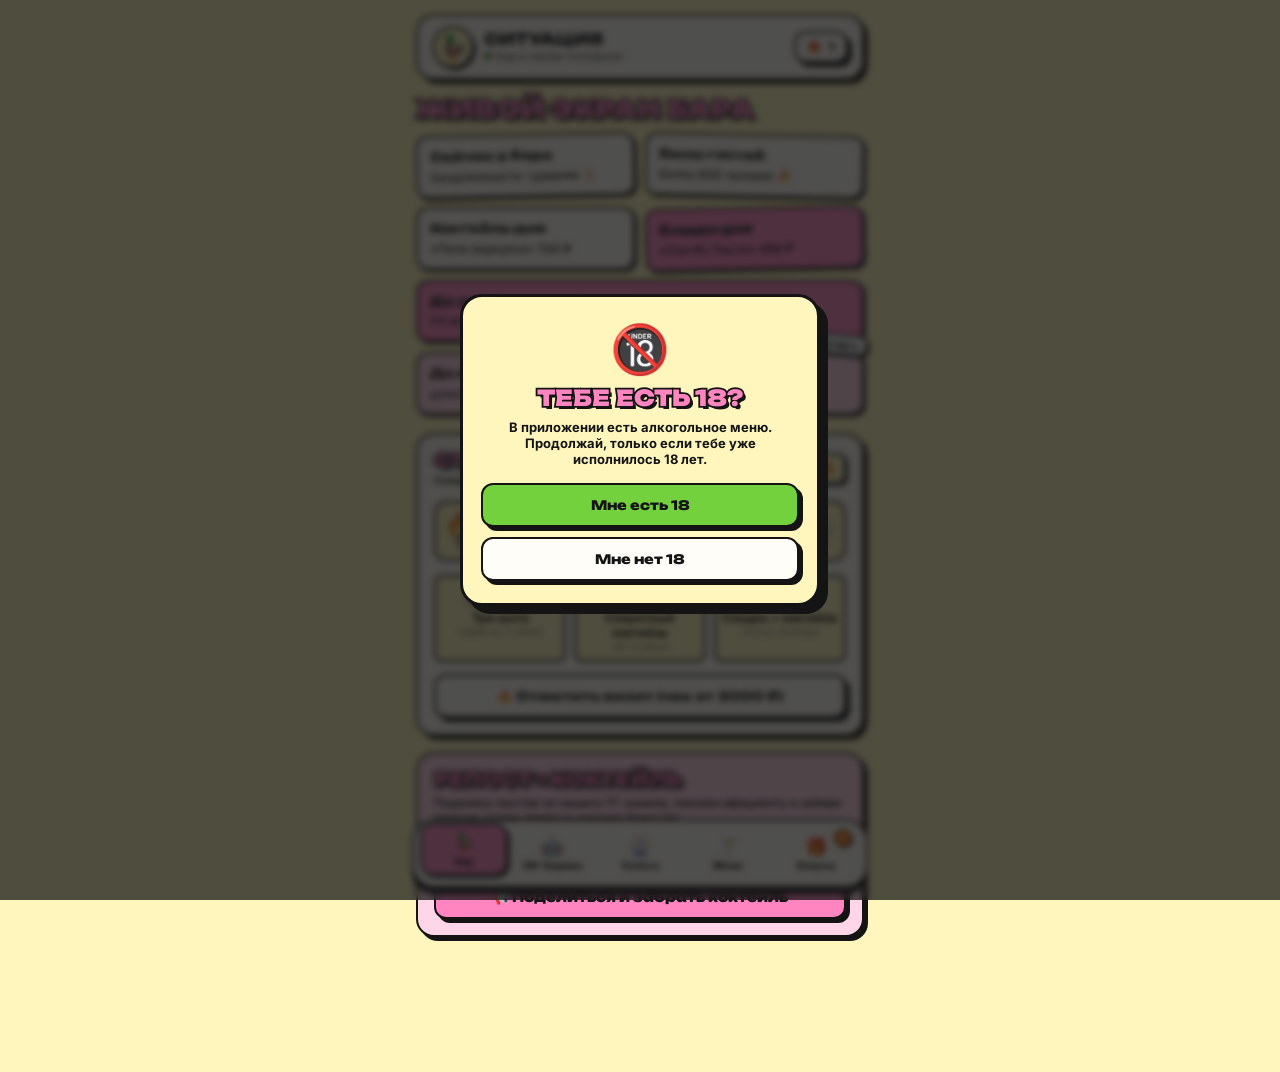
<file: index.html>
<!DOCTYPE html>
<html lang="ru">
<head>
    <meta charset="UTF-8">
    <meta name="viewport" content="width=device-width, initial-scale=1.0, maximum-scale=1.0, user-scalable=no">
    <title>СИТУАЦИЯ — Telegram Mini App</title>
    <!-- Telegram WebApp SDK -->
    <script src="https://telegram.org/js/telegram-web-app.js"></script>
    <!-- Google Fonts: Unbounded для заголовков в стиле презентации и Inter для текста -->
    <link rel="preconnect" href="https://fonts.googleapis.com">
    <link rel="preconnect" href="https://fonts.gstatic.com" crossorigin>
    <link href="https://fonts.googleapis.com/css2?family=Inter:wght@500;600;700;800&family=Unbounded:wght@700;800;900&display=swap" rel="stylesheet">
    
    <link rel="stylesheet" href="style.css">
</head>
<body>

    <!-- Всплывающий тост -->
    <div id="toast">🎁 Бонус добавлен в корзину!</div>

    <div class="app-container">
        <!-- Верхняя шапка -->
        <header class="app-header">
            <div class="brand-box">
                <div class="duck-avatar" onclick="triggerDuckQuack()">🦆</div>
                <div>
                    <div class="brand-title">СИТУАЦИЯ</div>
                    <div class="brand-sub"><span class="live-dot"></span> Бар в твоём телефоне</div>
                </div>
            </div>
            <button class="brutal-btn secondary" style="width: auto; padding: 7px 11px; font-size: 11px;" onclick="switchTab('vault')">
                🎁 <span id="headerVaultCount">0</span>
            </button>
        </header>

        <!-- ==================== ВКЛАДКА 1: ЖИВОЙ ЭКРАН + СТРИКИ + АКЦИИ ==================== -->
        <section id="tab-live" class="tab-screen active">
            <h1 class="title-stroke" style="font-size: 24px; margin-bottom: 12px;">Живой экран бара</h1>

            <div class="live-grid">
                <div class="live-box tilted" onclick="cycleOccupancy()">
                    <div class="live-box-title">Сейчас в баре</div>
                    <div class="live-box-sub" id="occupancyText">Загруженность: средняя 🍹</div>
                </div>

                <div class="live-box tilted-right">
                    <div class="live-box-title">Было гостей</div>
                    <div class="live-box-sub">Более 600 человек 🔥</div>
                </div>

                <div class="live-box" onclick="openMenuHighlight('Ситуация «Папа вернулся»')">
                    <div class="live-box-title">Коктейль-дня</div>
                    <div class="live-box-sub">«Папа вернулся» <b>720 ₽</b></div>
                </div>

                <div class="live-box pink tilted" onclick="openMenuHighlight('Пэн Ис Паста')">
                    <div class="live-box-title">Блюдо-дня</div>
                    <div class="live-box-sub">«Пэн Ис Паста» <b>450 ₽</b></div>
                </div>

                <div class="live-box pink" style="grid-column: span 2;">
                    <div class="live-box-title">До спец-раздачи шотов</div>
                    <div class="live-box-sub" id="liveCountdown">34 минуты 00 сек</div>
                    <div class="push-sticker">пуш уведомлением на телефон</div>
                </div>

                <div class="live-box pink-soft" style="grid-column: span 2;">
                    <div class="live-box-title">До mexica-time 🌮</div>
                    <div class="live-box-sub">даже для нас это сюрприз (следи за пушами)</div>
                </div>
            </div>

            <!-- СТРИК ПОСТОЯННОГО ГОСТЯ (Слайд 6) -->
            <div class="brutal-card">
                <div class="streak-header">
                    <div>
                        <h2 class="title-stroke" style="font-size: 18px;">Стрик: огонёк гостя</h2>
                        <p style="font-size: 11px; font-weight: 600; margin-top: 2px;">Каждый визит с чеком от 3000 ₽ зажигает огонёк</p>
                    </div>
                    <div class="price-tag" id="streakBadge">2 / 10 🔥</div>
                </div>

                <div class="streak-flames" id="streakFlamesContainer"></div>

                <div class="streak-rewards-grid">
                    <div class="streak-tier" id="tier-3">
                        <span class="streak-tier-count">3 визита</span>
                        <div style="font-weight: 800; font-size: 12px;">Три шота</div>
                        <div style="font-size: 10px; color: var(--gray);">серия из 3 чеков</div>
                    </div>
                    <div class="streak-tier" id="tier-5">
                        <span class="streak-tier-count">5 визитов</span>
                        <div style="font-weight: 800; font-size: 12px;">Секретный коктейль</div>
                        <div style="font-size: 10px; color: var(--gray);">нет в меню</div>
                    </div>
                    <div class="streak-tier" id="tier-10">
                        <span class="streak-tier-count">10 визитов</span>
                        <div style="font-weight: 800; font-size: 12px;">Скидка + коктейль</div>
                        <div style="font-size: 10px; color: var(--gray);">статус легенды</div>
                    </div>
                </div>

                <button class="brutal-btn secondary" onclick="simulateCheckIn()">
                    🔥 Отметить визит (чек от 3000 ₽)
                </button>
            </div>

            <!-- АКЦИИ И РЕПОСТ (Слайд 7) -->
            <div class="brutal-card" style="background: var(--pink-light);">
                <h2 class="title-stroke" style="font-size: 18px; margin-bottom: 6px;">Репост = Коктейль</h2>
                <p style="font-size: 12px; font-weight: 600; margin-bottom: 12px;">
                    Поделись постом из нашего ТГ-канала, покажи официанту и забери велком-дринк прямо в корзину бонусов!
                </p>
                <div style="display: grid; grid-template-columns: repeat(4, 1fr); gap: 6px; text-align: center; font-size: 10px; font-weight: 800; margin-bottom: 12px;">
                    <div style="background:#fff; border:1.5px solid #000; padding:6px; border-radius:8px;">1. Нажать</div>
                    <div style="background:#fff; border:1.5px solid #000; padding:6px; border-radius:8px;">2. Перейти</div>
                    <div style="background:#fff; border:1.5px solid #000; padding:6px; border-radius:8px;">3. Репост</div>
                    <div style="background:#fff; border:1.5px solid #000; padding:6px; border-radius:8px;">4. Забрать</div>
                </div>
                <button class="brutal-btn" onclick="claimRepostBonus()">
                    📢 Поделиться и забрать коктейль
                </button>
            </div>
        </section>

        <!-- ==================== ВКЛАДКА 2: ИИ-БАРМЕН (Слайд 1) ==================== -->
        <section id="tab-ai" class="tab-screen">
            <div class="brutal-card">
                <div style="display:flex; justify-content:space-between; align-items:center;">
                    <div>
                        <h1 class="title-stroke" style="font-size: 23px;">ИИ-Бармен</h1>
                        <p style="font-size: 13px; font-weight: 700; margin-top: 4px;">Какая у тебя сегодня ситуация?</p>
                    </div>
                    <div style="font-size: 38px;">🦆🍸</div>
                </div>

                <!-- Ситуации точно из Слайда 1 -->
                <div class="mood-chips" id="moodChipsContainer"></div>

                <!-- Блок рекомендации -->
                <div id="aiRecommendationCard" class="ai-result-box"></div>
            </div>
        </section>

        <!-- ==================== ВКЛАДКА 3: КОЛЕСО СИТУАЦИЙ (Слайд 10) ==================== -->
        <section id="tab-wheel" class="tab-screen">
            <div class="brutal-card" style="text-align: center;">
                <h1 class="title-stroke" style="font-size: 23px;">Колесо ситуаций</h1>
                <p style="font-size: 12px; font-weight: 600; margin-top: 4px;">
                    Крути колесо при чеке в баре! Выигранный приз сохраняется в корзине бонусов на <b>3–7 дней</b>.
                </p>

                <div class="wheel-wrapper">
                    <div class="wheel-pointer"></div>
                    <canvas id="wheelCanvas" width="520" height="520"></canvas>
                    <div class="wheel-center-cap">🦆</div>
                </div>

                <div style="margin-bottom: 10px; font-size: 12px; font-weight: 800;">
                    Доступно вращений: <span id="spinsCounter" style="background:var(--pink-main); padding:2px 8px; border:1.5px solid #000; border-radius:6px;">2</span>
                </div>

                <button id="spinBtn" class="brutal-btn orange" onclick="spinWheel()">
                    🎰 КРУТИТЬ КОЛЕСО
                </button>
            </div>
        </section>

        <!-- ==================== ВКЛАДКА 4: МЕНЮ И БРОНЬ (Слайды 8, 9) ==================== -->
        <section id="tab-menu" class="tab-screen">
            <div class="menu-Segment">
                <div class="seg-btn active" id="seg-bar" onclick="switchMenuMode('bar')">🍹 СИТУАЦИЯ: ПИТЬ</div>
                <div class="seg-btn" id="seg-kitchen" onclick="switchMenuMode('kitchen')">🍜 СИТУАЦИЯ: ЕСТЬ</div>
                <div class="seg-btn" id="seg-book" onclick="switchMenuMode('book')">📅 БРОНЬ СТОЛА</div>
            </div>

            <!-- Блок меню -->
            <div id="menuListSection">
                <input type="text" id="menuSearchInput" class="brutal-input" placeholder="🔍 Найти коктейль, пасту или шот..." oninput="renderMenuItems()">
                <div class="category-scroll" id="categoryPills"></div>
                <div id="menuItemsContainer"></div>
            </div>

            <!-- Блок бронирования стола -->
            <div id="bookingSection" style="display: none;">
                <div class="brutal-card">
                    <h2 class="title-stroke" style="font-size: 20px; margin-bottom: 8px;">Бронь в «Ситуации»</h2>
                    <p style="font-size: 12px; font-weight: 600; margin-bottom: 14px;">
                        Заявка мгновенно уходит администратору бара. При бронировании через апп — велком-шот в корзину!
                    </p>
                    <input type="text" id="bookName" class="brutal-input" placeholder="Твоё имя">
                    <div style="display: grid; grid-template-columns: 1fr 1fr; gap: 10px;">
                        <input type="date" id="bookDate" class="brutal-input">
                        <input type="time" id="bookTime" class="brutal-input" value="20:00">
                    </div>
                    <select id="bookGuests" class="brutal-input">
                        <option value="2 гостя">Компания: 2 гостя</option>
                        <option value="3-4 гостя">Компания: 3–4 гостя</option>
                        <option value="5-7 гостей">Компания: 5–7 гостей</option>
                        <option value="8+ (Пунш-патруль)">8+ гостей (нужен большой стол)</option>
                    </select>
                    <input type="text" id="bookComment" class="brutal-input" placeholder="Какая ситуация? (ДР, пятница, свидание)">
                    <button class="brutal-btn green" onclick="submitBooking()">
                        ✅ Отправить бронь администратору
                    </button>
                </div>
            </div>
        </section>

        <!-- ==================== ВКЛАДКА 5: КОРЗИНА БОНУСОВ (Сгорают за 3-7 дней) ==================== -->
        <section id="tab-vault" class="tab-screen">
            <div style="display:flex; justify-content:space-between; align-items:center; margin-bottom: 10px;">
                <h1 class="title-stroke" style="font-size: 22px;">Мои бонусы</h1>
                <span style="font-size: 11px; font-weight: 800; background: #fff; border: 2px solid #000; padding: 4px 8px; border-radius: 8px;">
                    ⏳ Живут 3–7 дней
                </span>
            </div>
            <p style="font-size: 12px; font-weight: 600; margin-bottom: 14px;">
                Покажи выбранный бонус бармену или официанту. Внимание: не нажимай «Погасить» заранее — бонус сгорит!
            </p>

            <div id="vaultItemsContainer"></div>
        </section>
    </div>

    <!-- НИЖНЯЯ НАВИГАЦИЯ -->
    <nav class="bottom-nav">
        <div class="nav-item active" data-tab="live" onclick="switchTab('live')">
            <span class="nav-icon">🦆</span>
            <span>Бар</span>
        </div>
        <div class="nav-item" data-tab="ai" onclick="switchTab('ai')">
            <span class="nav-icon">🤖</span>
            <span>ИИ-Бармен</span>
        </div>
        <div class="nav-item" data-tab="wheel" onclick="switchTab('wheel')">
            <span class="nav-icon">🎡</span>
            <span>Колесо</span>
        </div>
        <div class="nav-item" data-tab="menu" onclick="switchTab('menu')">
            <span class="nav-icon">🍸</span>
            <span>Меню</span>
        </div>
        <div class="nav-item" data-tab="vault" onclick="switchTab('vault')">
            <span class="nav-icon">🎁</span>
            <span>Бонусы</span>
            <div class="vault-badge" id="navVaultBadge">0</div>
        </div>
    </nav>

    <!-- МОДАЛЬНОЕ ОКНО ВЫИГРЫША / ПОГАШЕНИЯ -->
    <div class="modal-overlay" id="prizeModal">
        <div class="modal-card">
            <div style="font-size: 48px; margin-bottom: 8px;" id="modalEmoji">🎉</div>
            <h2 class="title-stroke" style="font-size: 22px; margin-bottom: 8px;" id="modalTitle">Твой приз!</h2>
            <p style="font-size: 14px; font-weight: 700; margin-bottom: 12px;" id="modalDesc"></p>
            <div id="modalExtraBox" style="background:#fff; border:2px solid #000; border-radius:12px; padding:10px; margin-bottom:16px; font-size:12px; font-weight:800;"></div>
            <button class="brutal-btn" id="modalActionBtn" onclick="closeModal()">Супер, в корзину!</button>
        </div>
    </div>

    <!-- Конфетти -->
    <canvas id="confettiCanvas" aria-hidden="true"></canvas>

    <!-- Проверка возраста (18+) -->
    <div class="modal-overlay age-gate" id="ageGate" role="dialog" aria-modal="true" aria-labelledby="ageTitle">
        <div class="modal-card">
            <div class="age-emoji">🔞</div>
            <h2 class="title-stroke age-title" id="ageTitle">Тебе есть 18?</h2>
            <p class="age-text">В приложении есть алкогольное меню. Продолжай, только если тебе уже исполнилось 18 лет.</p>
            <div class="age-actions">
                <button class="brutal-btn green" onclick="confirmAge()">Мне есть 18</button>
                <button class="brutal-btn secondary" onclick="denyAge()">Мне нет 18</button>
            </div>
        </div>
    </div>

    <script src="confetti.js"></script>
    <script src="script.js"></script>
</body>
</html>
</file>
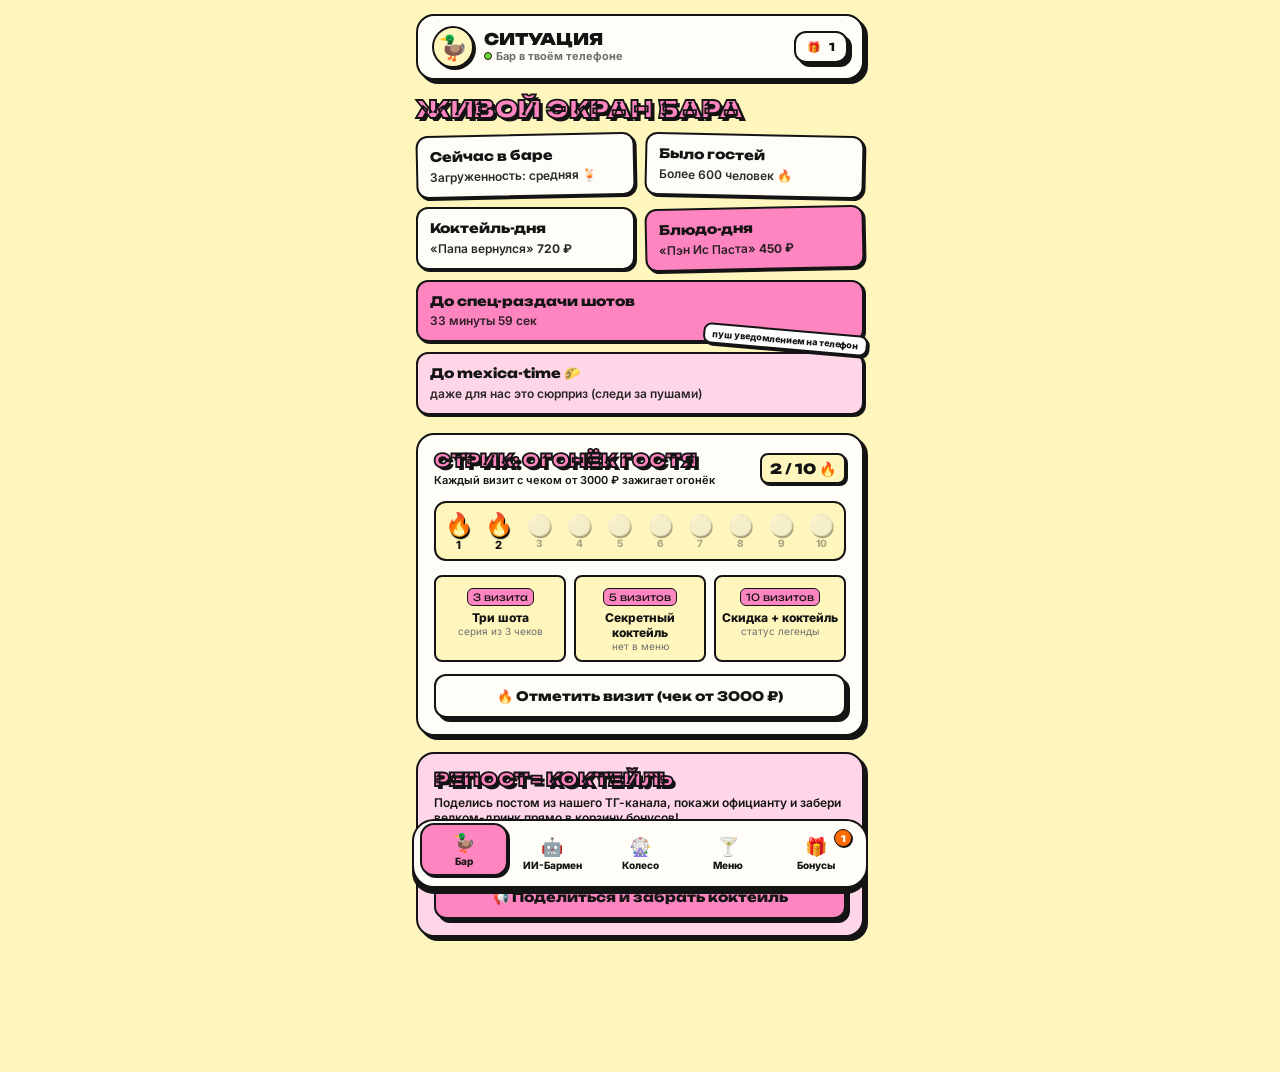
<file: gemini-code-1792975131689.html>
<!DOCTYPE html>
<html lang="ru">
<head>
    <meta charset="UTF-8">
    <meta name="viewport" content="width=device-width, initial-scale=1.0, maximum-scale=1.0, user-scalable=no">
    <title>СИТУАЦИЯ — Telegram Mini App</title>
    <!-- Telegram WebApp SDK -->
    <script src="https://telegram.org/js/telegram-web-app.js"></script>
    <!-- Google Fonts: Unbounded для заголовков в стиле презентации и Inter для текста -->
    <link rel="preconnect" href="https://fonts.googleapis.com">
    <link rel="preconnect" href="https://fonts.gstatic.com" crossorigin>
    <link href="https://fonts.googleapis.com/css2?family=Inter:wght@500;600;700;800&family=Unbounded:wght@700;800;900&display=swap" rel="stylesheet">
    
    <style>
        :root {
            --bg-yellow: #FFF6BD;
            --card-white: #FFFDF7;
            --pink-main: #FF85C0;
            --pink-light: #FFD6E8;
            --pink-hot: #FF4D94;
            --orange-accent: #FF6B00;
            --green-accent: #73D13D;
            --purple-accent: #B37FEB;
            --blue-accent: #69C0FF;
            --black: #141414;
            --gray: #6E6E6E;
            --border: 2.5px solid #141414;
            --shadow: 4px 4px 0px #141414;
            --shadow-sm: 2px 2px 0px #141414;
            --shadow-active: 0px 0px 0px #141414;
            --radius-lg: 18px;
            --radius-md: 12px;
            --radius-sm: 8px;
        }

        * {
            box-sizing: border-box;
            margin: 0;
            padding: 0;
            -webkit-tap-highlight-color: transparent;
            user-select: none;
        }

        body {
            background-color: var(--bg-yellow);
            color: var(--black);
            font-family: 'Inter', -apple-system, sans-serif;
            overflow-x: hidden;
            padding-bottom: 105px;
            min-height: 100vh;
            position: relative;
        }

        h1, h2, h3, .font-display {
            font-family: 'Unbounded', sans-serif;
            letter-spacing: -0.02em;
        }

        /* Декоративный заголовок с жесткой тенью как на слайдах */
        .title-stroke {
            color: var(--pink-main);
            -webkit-text-stroke: 1.8px var(--black);
            text-shadow: 3px 3px 0px var(--black);
            font-weight: 900;
            text-transform: uppercase;
            line-height: 1.1;
        }

        /* Контейнер экранов */
        .app-container {
            max-width: 480px;
            margin: 0 auto;
            padding: 14px 16px;
        }

        /* Шапка приложения */
        .app-header {
            display: flex;
            justify-content: space-between;
            align-items: center;
            margin-bottom: 16px;
            background: var(--card-white);
            border: var(--border);
            box-shadow: var(--shadow);
            border-radius: var(--radius-lg);
            padding: 10px 14px;
        }

        .brand-box {
            display: flex;
            align-items: center;
            gap: 10px;
        }

        .duck-avatar {
            width: 42px;
            height: 42px;
            background: var(--bg-yellow);
            border: var(--border);
            border-radius: 50%;
            display: flex;
            align-items: center;
            justify-content: center;
            font-size: 24px;
            box-shadow: var(--shadow-sm);
            animation: floatDuck 3s ease-in-out infinite;
        }

        @keyframes floatDuck {
            0%, 100% { transform: translateY(0px) rotate(0deg); }
            50% { transform: translateY(-3px) rotate(-6deg); }
        }

        .brand-title {
            font-family: 'Unbounded', sans-serif;
            font-size: 16px;
            font-weight: 900;
            line-height: 1.1;
        }

        .brand-sub {
            font-size: 11px;
            font-weight: 700;
            color: var(--gray);
            display: flex;
            align-items: center;
            gap: 4px;
        }

        .live-dot {
            width: 8px;
            height: 8px;
            background: var(--green-accent);
            border: 1.5px solid var(--black);
            border-radius: 50%;
            display: inline-block;
            animation: pulseDot 1.5s infinite;
        }

        @keyframes pulseDot {
            0% { transform: scale(1); opacity: 1; }
            50% { transform: scale(1.3); opacity: 0.7; }
            100% { transform: scale(1); opacity: 1; }
        }

        /* Кнопки и карточки в стиле необрутализма */
        .brutal-card {
            background: var(--card-white);
            border: var(--border);
            box-shadow: var(--shadow);
            border-radius: var(--radius-lg);
            padding: 16px;
            margin-bottom: 16px;
            position: relative;
            transition: transform 0.15s ease, box-shadow 0.15s ease;
        }

        .brutal-btn {
            background: var(--pink-main);
            color: var(--black);
            border: var(--border);
            box-shadow: var(--shadow);
            border-radius: var(--radius-md);
            padding: 12px 18px;
            font-family: 'Unbounded', sans-serif;
            font-weight: 800;
            font-size: 13px;
            cursor: pointer;
            display: inline-flex;
            align-items: center;
            justify-content: center;
            gap: 8px;
            transition: transform 0.1s cubic-bezier(0.34, 1.56, 0.64, 1), box-shadow 0.1s ease, background-color 0.15s ease;
            text-decoration: none;
            width: 100%;
        }

        .brutal-btn:active {
            transform: translate(4px, 4px);
            box-shadow: var(--shadow-active);
        }

        .brutal-btn.secondary {
            background: var(--card-white);
        }

        .brutal-btn.orange {
            background: var(--orange-accent);
            color: #fff;
        }

        .brutal-btn.green {
            background: var(--green-accent);
        }

        /* Переключение вкладок с анимацией */
        .tab-screen {
            display: none;
            animation: screenSlideUp 0.28s cubic-bezier(0.16, 1, 0.3, 1) forwards;
        }

        .tab-screen.active {
            display: block;
        }

        @keyframes screenSlideUp {
            from {
                opacity: 0;
                transform: translateY(14px) scale(0.98);
            }
            to {
                opacity: 1;
                transform: translateY(0) scale(1);
            }
        }

        /* Сетка Живого Экрана Бара (Слайд 4) */
        .live-grid {
            display: grid;
            grid-template-columns: 1fr 1fr;
            gap: 10px;
            margin-bottom: 18px;
        }

        .live-box {
            background: var(--card-white);
            border: var(--border);
            box-shadow: var(--shadow-sm);
            border-radius: var(--radius-md);
            padding: 12px;
            position: relative;
            cursor: pointer;
            transition: transform 0.12s ease;
        }

        .live-box:active {
            transform: translate(2px, 2px);
            box-shadow: none;
        }

        .live-box.pink { background: var(--pink-main); }
        .live-box.pink-soft { background: var(--pink-light); }
        .live-box.tilted { transform: rotate(-1.2deg); }
        .live-box.tilted-right { transform: rotate(1.2deg); }

        .live-box-title {
            font-family: 'Unbounded', sans-serif;
            font-size: 13px;
            font-weight: 800;
            margin-bottom: 4px;
            line-height: 1.2;
        }

        .live-box-sub {
            font-size: 12px;
            font-weight: 600;
            opacity: 0.9;
        }

        .push-sticker {
            position: absolute;
            bottom: -10px;
            right: -6px;
            background: #FFF;
            border: 2px solid var(--black);
            border-radius: 8px;
            padding: 3px 7px;
            font-size: 9px;
            font-weight: 800;
            transform: rotate(5deg);
            box-shadow: 2px 2px 0px var(--black);
            z-index: 2;
        }

        /* Стрик постоянного гостя (Слайд 6) */
        .streak-header {
            display: flex;
            justify-content: space-between;
            align-items: center;
            margin-bottom: 12px;
        }

        .streak-flames {
            display: flex;
            gap: 6px;
            justify-content: space-between;
            margin: 14px 0;
            background: var(--bg-yellow);
            padding: 10px;
            border-radius: var(--radius-md);
            border: 2px solid var(--black);
        }

        .flame-step {
            display: flex;
            flex-direction: column;
            align-items: center;
            font-size: 10px;
            font-weight: 800;
            opacity: 0.35;
            transition: all 0.3s cubic-bezier(0.34, 1.56, 0.64, 1);
        }

        .flame-step.lit {
            opacity: 1;
            transform: scale(1.12);
        }

        .flame-icon {
            font-size: 20px;
            filter: drop-shadow(1px 2px 0px #000);
        }

        .streak-rewards-grid {
            display: grid;
            grid-template-columns: repeat(3, 1fr);
            gap: 8px;
            margin-bottom: 12px;
        }

        .streak-tier {
            background: var(--bg-yellow);
            border: 2px solid var(--black);
            border-radius: var(--radius-sm);
            padding: 8px 6px;
            text-align: center;
            position: relative;
        }

        .streak-tier.unlocked {
            background: var(--pink-light);
            box-shadow: 2px 2px 0px var(--black);
        }

        .streak-tier-count {
            font-family: 'Unbounded', sans-serif;
            font-size: 10px;
            background: var(--pink-main);
            border: 1.5px solid var(--black);
            border-radius: 6px;
            padding: 2px 5px;
            display: inline-block;
            margin-bottom: 4px;
        }

        /* ИИ-Бармен (Слайд 1) */
        .mood-chips {
            display: flex;
            flex-wrap: wrap;
            gap: 8px;
            margin: 14px 0 18px;
        }

        .mood-chip {
            background: var(--card-white);
            border: var(--border);
            box-shadow: 3px 3px 0px var(--black);
            border-radius: 30px;
            padding: 9px 15px;
            font-family: 'Unbounded', sans-serif;
            font-size: 12px;
            font-weight: 700;
            cursor: pointer;
            transition: all 0.12s ease;
        }

        .mood-chip:nth-child(odd) {
            background: var(--pink-light);
        }

        .mood-chip.active {
            background: var(--pink-main);
            transform: translate(2px, 2px) scale(1.03);
            box-shadow: 1px 1px 0px var(--black);
        }

        .ai-result-box {
            background: var(--pink-light);
            border: var(--border);
            box-shadow: var(--shadow);
            border-radius: var(--radius-lg);
            padding: 16px;
            animation: popScale 0.35s cubic-bezier(0.34, 1.56, 0.64, 1);
        }

        @keyframes popScale {
            0% { transform: scale(0.9); opacity: 0; }
            100% { transform: scale(1); opacity: 1; }
        }

        .ai-rec-row {
            background: var(--card-white);
            border: 2px solid var(--black);
            border-radius: var(--radius-md);
            padding: 10px 12px;
            margin-bottom: 10px;
            display: flex;
            justify-content: space-between;
            align-items: center;
            box-shadow: 2px 2px 0px var(--black);
        }

        .ai-rec-tag {
            font-size: 10px;
            font-weight: 800;
            text-transform: uppercase;
            background: var(--pink-main);
            border: 1.5px solid var(--black);
            padding: 2px 6px;
            border-radius: 6px;
            display: inline-block;
            margin-bottom: 3px;
        }

        /* Колесо Ситуаций (Слайд 10) */
        .wheel-wrapper {
            position: relative;
            width: 290px;
            height: 290px;
            margin: 16px auto 22px;
            display: flex;
            align-items: center;
            justify-content: center;
        }

        #wheelCanvas {
            width: 100%;
            height: 100%;
            border-radius: 50%;
            border: 4px solid var(--black);
            box-shadow: 6px 6px 0px var(--black);
            transition: transform 4.2s cubic-bezier(0.15, 0.88, 0.18, 1.0);
        }

        .wheel-pointer {
            position: absolute;
            top: -16px;
            left: 50%;
            transform: translateX(-50%);
            width: 0;
            height: 0;
            border-left: 16px solid transparent;
            border-right: 16px solid transparent;
            border-top: 28px solid var(--orange-accent);
            filter: drop-shadow(0px 3px 0px var(--black));
            z-index: 10;
        }

        .wheel-center-cap {
            position: absolute;
            width: 58px;
            height: 58px;
            background: var(--bg-yellow);
            border: 3.5px solid var(--black);
            border-radius: 50%;
            box-shadow: 2px 2px 0px var(--black);
            display: flex;
            align-items: center;
            justify-content: center;
            font-size: 26px;
            z-index: 5;
        }

        /* Меню и Фильтры (Слайды 7, 8, 9) */
        .menu-Segment {
            display: grid;
            grid-template-columns: 1fr 1fr 1fr;
            gap: 8px;
            margin-bottom: 14px;
        }

        .seg-btn {
            background: var(--card-white);
            border: var(--border);
            box-shadow: var(--shadow-sm);
            border-radius: var(--radius-md);
            padding: 10px 6px;
            font-family: 'Unbounded', sans-serif;
            font-size: 11px;
            font-weight: 800;
            text-align: center;
            cursor: pointer;
        }

        .seg-btn.active {
            background: var(--pink-main);
            transform: translate(2px, 2px);
            box-shadow: none;
        }

        .category-scroll {
            display: flex;
            gap: 8px;
            overflow-x: auto;
            padding-bottom: 8px;
            margin-bottom: 12px;
            scrollbar-width: none;
        }

        .category-scroll::-webkit-scrollbar { display: none; }

        .cat-pill {
            white-space: nowrap;
            background: var(--card-white);
            border: 2px solid var(--black);
            border-radius: 20px;
            padding: 6px 12px;
            font-size: 12px;
            font-weight: 700;
            cursor: pointer;
        }

        .cat-pill.active {
            background: var(--black);
            color: var(--bg-yellow);
        }

        .menu-item-card {
            background: var(--card-white);
            border: var(--border);
            box-shadow: var(--shadow-sm);
            border-radius: var(--radius-md);
            padding: 12px;
            margin-bottom: 10px;
            display: flex;
            justify-content: space-between;
            align-items: flex-start;
            gap: 10px;
        }

        .badge-hit {
            background: var(--orange-accent);
            color: #fff;
            border: 1.5px solid var(--black);
            font-family: 'Unbounded', sans-serif;
            font-size: 9px;
            padding: 2px 6px;
            border-radius: 4px;
            margin-left: 6px;
        }

        .badge-new {
            background: var(--green-accent);
            color: var(--black);
            border: 1.5px solid var(--black);
            font-family: 'Unbounded', sans-serif;
            font-size: 9px;
            padding: 2px 6px;
            border-radius: 4px;
            margin-left: 6px;
        }

        .price-tag {
            font-family: 'Unbounded', sans-serif;
            font-size: 14px;
            font-weight: 900;
            background: var(--bg-yellow);
            border: 2px solid var(--black);
            border-radius: 8px;
            padding: 5px 8px;
            white-space: nowrap;
            box-shadow: 2px 2px 0px var(--black);
        }

        /* Корзина Бонусов (Сгораемые 3-7 дней) */
        .bonus-card {
            background: var(--card-white);
            border: var(--border);
            box-shadow: var(--shadow);
            border-radius: var(--radius-lg);
            padding: 14px;
            margin-bottom: 14px;
            position: relative;
            overflow: hidden;
        }

        .bonus-timer-badge {
            display: inline-flex;
            align-items: center;
            gap: 5px;
            background: #FFE58F;
            border: 1.5px solid var(--black);
            border-radius: 6px;
            padding: 3px 8px;
            font-size: 11px;
            font-weight: 800;
            margin-top: 6px;
        }

        .bonus-timer-badge.urgent {
            background: #FFCCC7;
            color: #CF1322;
            animation: pulseUrgent 1.2s infinite;
        }

        @keyframes pulseUrgent {
            0%, 100% { transform: scale(1); }
            50% { transform: scale(1.04); }
        }

        .burn-progress-bg {
            width: 100%;
            height: 8px;
            background: #EFEFEF;
            border: 1.5px solid var(--black);
            border-radius: 6px;
            margin: 10px 0;
            overflow: hidden;
        }

        .burn-progress-fill {
            height: 100%;
            background: linear-gradient(90deg, var(--green-accent), var(--orange-accent), var(--pink-hot));
            transition: width 1s linear;
        }

        /* Нижняя панель навигации */
        .bottom-nav {
            position: fixed;
            bottom: 12px;
            left: 50%;
            transform: translateX(-50%);
            width: calc(100% - 24px);
            max-width: 456px;
            background: var(--card-white);
            border: var(--border);
            box-shadow: 0px 6px 0px var(--black);
            border-radius: 22px;
            display: grid;
            grid-template-columns: repeat(5, 1fr);
            padding: 6px;
            z-index: 100;
        }

        .nav-item {
            display: flex;
            flex-direction: column;
            align-items: center;
            justify-content: center;
            padding: 7px 2px;
            border-radius: 14px;
            cursor: pointer;
            position: relative;
            transition: all 0.15s cubic-bezier(0.34, 1.56, 0.64, 1);
            font-size: 10px;
            font-weight: 800;
            color: var(--black);
        }

        .nav-item.active {
            background: var(--pink-main);
            border: 2px solid var(--black);
            box-shadow: 2px 2px 0px var(--black);
            transform: translateY(-4px);
        }

        .nav-icon {
            font-size: 18px;
            margin-bottom: 2px;
        }

        .vault-badge {
            position: absolute;
            top: 2px;
            right: 8px;
            background: var(--orange-accent);
            color: #fff;
            border: 1.5px solid var(--black);
            font-family: 'Unbounded', sans-serif;
            font-size: 9px;
            min-width: 18px;
            height: 18px;
            border-radius: 50%;
            display: flex;
            align-items: center;
            justify-content: center;
            box-shadow: 1px 1px 0px var(--black);
        }

        /* Модальное окно выигрыша и подтверждения */
        .modal-overlay {
            position: fixed;
            inset: 0;
            background: rgba(20, 20, 20, 0.75);
            backdrop-filter: blur(3px);
            display: none;
            align-items: center;
            justify-content: center;
            padding: 20px;
            z-index: 200;
        }

        .modal-overlay.show {
            display: flex;
            animation: fadeIn 0.2s ease;
        }

        .modal-card {
            background: var(--bg-yellow);
            border: 3px solid var(--black);
            box-shadow: 8px 8px 0px var(--black);
            border-radius: 22px;
            padding: 22px 18px;
            width: 100%;
            max-width: 360px;
            text-align: center;
            animation: popScale 0.3s cubic-bezier(0.34, 1.56, 0.64, 1);
        }

        /* Поля ввода для бронирования */
        .brutal-input {
            width: 100%;
            background: #FFF;
            border: var(--border);
            box-shadow: var(--shadow-sm);
            border-radius: var(--radius-md);
            padding: 12px;
            font-family: 'Inter', sans-serif;
            font-size: 14px;
            font-weight: 600;
            margin-bottom: 12px;
            outline: none;
        }

        .brutal-input:focus {
            background: var(--pink-light);
        }

        /* Тост-уведомление */
        #toast {
            position: fixed;
            top: 16px;
            left: 50%;
            transform: translateX(-50%) translateY(-100px);
            background: var(--green-accent);
            border: var(--border);
            box-shadow: var(--shadow);
            padding: 10px 16px;
            border-radius: 30px;
            font-family: 'Unbounded', sans-serif;
            font-size: 11px;
            font-weight: 800;
            z-index: 300;
            transition: transform 0.3s cubic-bezier(0.34, 1.56, 0.64, 1);
            white-space: nowrap;
        }

        #toast.visible {
            transform: translateX(-50%) translateY(0);
        }
    </style>
</head>
<body>

    <!-- Всплывающий тост -->
    <div id="toast">🎁 Бонус добавлен в корзину!</div>

    <div class="app-container">
        <!-- Верхняя шапка -->
        <header class="app-header">
            <div class="brand-box">
                <div class="duck-avatar" onclick="triggerDuckQuack()">🦆</div>
                <div>
                    <div class="brand-title">СИТУАЦИЯ</div>
                    <div class="brand-sub"><span class="live-dot"></span> Бар в твоём телефоне</div>
                </div>
            </div>
            <button class="brutal-btn secondary" style="width: auto; padding: 7px 11px; font-size: 11px;" onclick="switchTab('vault')">
                🎁 <span id="headerVaultCount">0</span>
            </button>
        </header>

        <!-- ==================== ВКЛАДКА 1: ЖИВОЙ ЭКРАН + СТРИКИ + АКЦИИ ==================== -->
        <section id="tab-live" class="tab-screen active">
            <h1 class="title-stroke" style="font-size: 24px; margin-bottom: 12px;">Живой экран бара</h1>

            <div class="live-grid">
                <div class="live-box tilted" onclick="cycleOccupancy()">
                    <div class="live-box-title">Сейчас в баре</div>
                    <div class="live-box-sub" id="occupancyText">Загруженность: средняя 🍹</div>
                </div>

                <div class="live-box tilted-right">
                    <div class="live-box-title">Было гостей</div>
                    <div class="live-box-sub">Более 600 человек 🔥</div>
                </div>

                <div class="live-box" onclick="openMenuHighlight('Ситуация «Папа вернулся»')">
                    <div class="live-box-title">Коктейль-дня</div>
                    <div class="live-box-sub">«Папа вернулся» <b>720 ₽</b></div>
                </div>

                <div class="live-box pink tilted" onclick="openMenuHighlight('Пэн Ис Паста')">
                    <div class="live-box-title">Блюдо-дня</div>
                    <div class="live-box-sub">«Пэн Ис Паста» <b>450 ₽</b></div>
                </div>

                <div class="live-box pink" style="grid-column: span 2;">
                    <div class="live-box-title">До спец-раздачи шотов</div>
                    <div class="live-box-sub" id="liveCountdown">34 минуты 00 сек</div>
                    <div class="push-sticker">пуш уведомлением на телефон</div>
                </div>

                <div class="live-box pink-soft" style="grid-column: span 2;">
                    <div class="live-box-title">До mexica-time 🌮</div>
                    <div class="live-box-sub">даже для нас это сюрприз (следи за пушами)</div>
                </div>
            </div>

            <!-- СТРИК ПОСТОЯННОГО ГОСТЯ (Слайд 6) -->
            <div class="brutal-card">
                <div class="streak-header">
                    <div>
                        <h2 class="title-stroke" style="font-size: 18px;">Стрик: огонёк гостя</h2>
                        <p style="font-size: 11px; font-weight: 600; margin-top: 2px;">Каждый визит с чеком от 3000 ₽ зажигает огонёк</p>
                    </div>
                    <div class="price-tag" id="streakBadge">2 / 10 🔥</div>
                </div>

                <div class="streak-flames" id="streakFlamesContainer"></div>

                <div class="streak-rewards-grid">
                    <div class="streak-tier" id="tier-3">
                        <span class="streak-tier-count">3 визита</span>
                        <div style="font-weight: 800; font-size: 12px;">Три шота</div>
                        <div style="font-size: 10px; color: var(--gray);">серия из 3 чеков</div>
                    </div>
                    <div class="streak-tier" id="tier-5">
                        <span class="streak-tier-count">5 визитов</span>
                        <div style="font-weight: 800; font-size: 12px;">Секретный коктейль</div>
                        <div style="font-size: 10px; color: var(--gray);">нет в меню</div>
                    </div>
                    <div class="streak-tier" id="tier-10">
                        <span class="streak-tier-count">10 визитов</span>
                        <div style="font-weight: 800; font-size: 12px;">Скидка + коктейль</div>
                        <div style="font-size: 10px; color: var(--gray);">статус легенды</div>
                    </div>
                </div>

                <button class="brutal-btn secondary" onclick="simulateCheckIn()">
                    🔥 Отметить визит (чек от 3000 ₽)
                </button>
            </div>

            <!-- АКЦИИ И РЕПОСТ (Слайд 7) -->
            <div class="brutal-card" style="background: var(--pink-light);">
                <h2 class="title-stroke" style="font-size: 18px; margin-bottom: 6px;">Репост = Коктейль</h2>
                <p style="font-size: 12px; font-weight: 600; margin-bottom: 12px;">
                    Поделись постом из нашего ТГ-канала, покажи официанту и забери велком-дринк прямо в корзину бонусов!
                </p>
                <div style="display: grid; grid-template-columns: repeat(4, 1fr); gap: 6px; text-align: center; font-size: 10px; font-weight: 800; margin-bottom: 12px;">
                    <div style="background:#fff; border:1.5px solid #000; padding:6px; border-radius:8px;">1. Нажать</div>
                    <div style="background:#fff; border:1.5px solid #000; padding:6px; border-radius:8px;">2. Перейти</div>
                    <div style="background:#fff; border:1.5px solid #000; padding:6px; border-radius:8px;">3. Репост</div>
                    <div style="background:#fff; border:1.5px solid #000; padding:6px; border-radius:8px;">4. Забрать</div>
                </div>
                <button class="brutal-btn" onclick="claimRepostBonus()">
                    📢 Поделиться и забрать коктейль
                </button>
            </div>
        </section>

        <!-- ==================== ВКЛАДКА 2: ИИ-БАРМЕН (Слайд 1) ==================== -->
        <section id="tab-ai" class="tab-screen">
            <div class="brutal-card">
                <div style="display:flex; justify-content:space-between; align-items:center;">
                    <div>
                        <h1 class="title-stroke" style="font-size: 23px;">ИИ-Бармен</h1>
                        <p style="font-size: 13px; font-weight: 700; margin-top: 4px;">Какая у тебя сегодня ситуация?</p>
                    </div>
                    <div style="font-size: 38px;">🦆🍸</div>
                </div>

                <!-- Ситуации точно из Слайда 1 -->
                <div class="mood-chips" id="moodChipsContainer"></div>

                <!-- Блок рекомендации -->
                <div id="aiRecommendationCard" class="ai-result-box"></div>
            </div>
        </section>

        <!-- ==================== ВКЛАДКА 3: КОЛЕСО СИТУАЦИЙ (Слайд 10) ==================== -->
        <section id="tab-wheel" class="tab-screen">
            <div class="brutal-card" style="text-align: center;">
                <h1 class="title-stroke" style="font-size: 23px;">Колесо ситуаций</h1>
                <p style="font-size: 12px; font-weight: 600; margin-top: 4px;">
                    Крути колесо при чеке в баре! Выигранный приз сохраняется в корзине бонусов на <b>3–7 дней</b>.
                </p>

                <div class="wheel-wrapper">
                    <div class="wheel-pointer"></div>
                    <canvas id="wheelCanvas" width="520" height="520"></canvas>
                    <div class="wheel-center-cap">🦆</div>
                </div>

                <div style="margin-bottom: 10px; font-size: 12px; font-weight: 800;">
                    Доступно вращений: <span id="spinsCounter" style="background:var(--pink-main); padding:2px 8px; border:1.5px solid #000; border-radius:6px;">2</span>
                </div>

                <button id="spinBtn" class="brutal-btn orange" onclick="spinWheel()">
                    🎰 КРУТИТЬ КОЛЕСО
                </button>
            </div>
        </section>

        <!-- ==================== ВКЛАДКА 4: МЕНЮ И БРОНЬ (Слайды 8, 9) ==================== -->
        <section id="tab-menu" class="tab-screen">
            <div class="menu-Segment">
                <div class="seg-btn active" id="seg-bar" onclick="switchMenuMode('bar')">🍹 СИТУАЦИЯ: ПИТЬ</div>
                <div class="seg-btn" id="seg-kitchen" onclick="switchMenuMode('kitchen')">🍜 СИТУАЦИЯ: ЕСТЬ</div>
                <div class="seg-btn" id="seg-book" onclick="switchMenuMode('book')">📅 БРОНЬ СТОЛА</div>
            </div>

            <!-- Блок меню -->
            <div id="menuListSection">
                <input type="text" id="menuSearchInput" class="brutal-input" placeholder="🔍 Найти коктейль, пасту или шот..." oninput="renderMenuItems()">
                <div class="category-scroll" id="categoryPills"></div>
                <div id="menuItemsContainer"></div>
            </div>

            <!-- Блок бронирования стола -->
            <div id="bookingSection" style="display: none;">
                <div class="brutal-card">
                    <h2 class="title-stroke" style="font-size: 20px; margin-bottom: 8px;">Бронь в «Ситуации»</h2>
                    <p style="font-size: 12px; font-weight: 600; margin-bottom: 14px;">
                        Заявка мгновенно уходит администратору бара. При бронировании через апп — велком-шот в корзину!
                    </p>
                    <input type="text" id="bookName" class="brutal-input" placeholder="Твоё имя">
                    <div style="display: grid; grid-template-columns: 1fr 1fr; gap: 10px;">
                        <input type="date" id="bookDate" class="brutal-input">
                        <input type="time" id="bookTime" class="brutal-input" value="20:00">
                    </div>
                    <select id="bookGuests" class="brutal-input">
                        <option value="2 гостя">Компания: 2 гостя</option>
                        <option value="3-4 гостя">Компания: 3–4 гостя</option>
                        <option value="5-7 гостей">Компания: 5–7 гостей</option>
                        <option value="8+ (Пунш-патруль)">8+ гостей (нужен большой стол)</option>
                    </select>
                    <input type="text" id="bookComment" class="brutal-input" placeholder="Какая ситуация? (ДР, пятница, свидание)">
                    <button class="brutal-btn green" onclick="submitBooking()">
                        ✅ Отправить бронь администратору
                    </button>
                </div>
            </div>
        </section>

        <!-- ==================== ВКЛАДКА 5: КОРЗИНА БОНУСОВ (Сгорают за 3-7 дней) ==================== -->
        <section id="tab-vault" class="tab-screen">
            <div style="display:flex; justify-content:space-between; align-items:center; margin-bottom: 10px;">
                <h1 class="title-stroke" style="font-size: 22px;">Мои бонусы</h1>
                <span style="font-size: 11px; font-weight: 800; background: #fff; border: 2px solid #000; padding: 4px 8px; border-radius: 8px;">
                    ⏳ Живут 3–7 дней
                </span>
            </div>
            <p style="font-size: 12px; font-weight: 600; margin-bottom: 14px;">
                Покажи выбранный бонус бармену или официанту. Внимание: не нажимай «Погасить» заранее — бонус сгорит!
            </p>

            <div id="vaultItemsContainer"></div>
        </section>
    </div>

    <!-- НИЖНЯЯ НАВИГАЦИЯ -->
    <nav class="bottom-nav">
        <div class="nav-item active" data-tab="live" onclick="switchTab('live')">
            <span class="nav-icon">🦆</span>
            <span>Бар</span>
        </div>
        <div class="nav-item" data-tab="ai" onclick="switchTab('ai')">
            <span class="nav-icon">🤖</span>
            <span>ИИ-Бармен</span>
        </div>
        <div class="nav-item" data-tab="wheel" onclick="switchTab('wheel')">
            <span class="nav-icon">🎡</span>
            <span>Колесо</span>
        </div>
        <div class="nav-item" data-tab="menu" onclick="switchTab('menu')">
            <span class="nav-icon">🍸</span>
            <span>Меню</span>
        </div>
        <div class="nav-item" data-tab="vault" onclick="switchTab('vault')">
            <span class="nav-icon">🎁</span>
            <span>Бонусы</span>
            <div class="vault-badge" id="navVaultBadge">0</div>
        </div>
    </nav>

    <!-- МОДАЛЬНОЕ ОКНО ВЫИГРЫША / ПОГАШЕНИЯ -->
    <div class="modal-overlay" id="prizeModal">
        <div class="modal-card">
            <div style="font-size: 48px; margin-bottom: 8px;" id="modalEmoji">🎉</div>
            <h2 class="title-stroke" style="font-size: 22px; margin-bottom: 8px;" id="modalTitle">Твой приз!</h2>
            <p style="font-size: 14px; font-weight: 700; margin-bottom: 12px;" id="modalDesc"></p>
            <div id="modalExtraBox" style="background:#fff; border:2px solid #000; border-radius:12px; padding:10px; margin-bottom:16px; font-size:12px; font-weight:800;"></div>
            <button class="brutal-btn" id="modalActionBtn" onclick="closeModal()">Супер, в корзину!</button>
        </div>
    </div>

    <script>
        // Инициализация Telegram WebApp
        const tg = window.Telegram && window.Telegram.WebApp ? window.Telegram.WebApp : null;
        if (tg) {
            tg.ready();
            tg.expand();
            try {
                tg.setHeaderColor('#FFF6BD');
                tg.setBackgroundColor('#FFF6BD');
            } catch (e) {}
        }

        function haptic(type = 'light') {
            if (tg && tg.HapticFeedback) {
                if (type === 'success' || type === 'warning' || type === 'error') {
                    tg.HapticFeedback.notificationOccurred(type);
                } else {
                    tg.HapticFeedback.impactOccurred(type);
                }
            }
        }

        function showToast(msg) {
            const toast = document.getElementById('toast');
            toast.textContent = msg;
            toast.classList.add('visible');
            setTimeout(() => toast.classList.remove('visible'), 2700);
        }

        function triggerDuckQuack() {
            haptic('medium');
            showToast('🦆 Кря! Ситуация под контролем!');
        }

        // ==================== НАВИГАЦИЯ ====================
        function switchTab(tabId) {
            haptic('light');
            document.querySelectorAll('.tab-screen').forEach(s => s.classList.remove('active'));
            document.getElementById('tab-' + tabId).classList.add('active');

            document.querySelectorAll('.nav-item').forEach(n => {
                n.classList.toggle('active', n.getAttribute('data-tab') === tabId);
            });
            window.scrollTo({ top: 0, behavior: 'smooth' });
        }

        // ==================== БАЗА ДАННЫХ ИИ-БАРМЕНА (Слайд 1 + Реальное меню) ====================
        const aiSituations = [
            {
                id: 'breakup',
                label: '💔 расстался',
                cocktail: { name: "Ситуация «Я остаюсь»", desc: "Вишня, корица, цедра апельсина, Bourbon Holy Gun (160 мл)", price: "720 ₽" },
                shot: { name: "Вишня Лаванда", desc: "Авторский шот (50 мл)", price: "250 ₽" },
                food: { name: "Крем-брюле (Тёплое и сладкое)", desc: "Нежный десерт для восстановления душевного баланса", price: "350 ₽" },
                bonusOffer: "Сет «Я остаюсь»: скидка 20% на комбо у бара"
            },
            {
                id: 'friday_wild',
                label: '🔥 пятница без тормозов',
                cocktail: { name: "Ситуация «3.14ЗДЕЦ»", desc: "Яблоко, лайм-мята, игристое вино (220 мл)", price: "720 ₽" },
                shot: { name: "Гранд Шот «Соник»", desc: "Яблоко, цитрус, джин Broom (80 мл)", price: "400 ₽" },
                food: { name: "Тако с говядиной (3 шт.)", desc: "Лепешка, говядина, фасоль, томатная сальса, лайм", price: "450 ₽" },
                bonusOffer: "Второй шот «Соник» в подарок при заказе комбо"
            },
            {
                id: 'promotion',
                label: '🚀 отмечаю повышение',
                cocktail: { name: "Ситуация «Папа вернулся»", desc: "Персик, ваниль, ром Бланко (170 мл)", price: "720 ₽" },
                shot: { name: "Тирамису", desc: "Десертный авторский шот (50 мл)", price: "250 ₽" },
                food: { name: "Щупальца осьминога", desc: "С соусом из печёных перцев и ростками дайкона", price: "1400 ₽" },
                bonusOffer: "Бокал игристого в честь повышения за счёт заведения"
            },
            {
                id: 'calm',
                label: '🧘 хочу успокоиться',
                cocktail: { name: "Ситуация «Винтаж»", desc: "Сливки, имбирный пряник, ром Rumbarum Spiced (170 мл)", price: "720 ₽" },
                shot: { name: "Крыжовник Зелёный чай", desc: "Мягкий травяной шот (50 мл)", price: "250 ₽" },
                food: { name: "Рамен со свининой", desc: "Горячий куриный бульон, лапша, маринованное яйцо (330 г)", price: "500 ₽" },
                bonusOffer: "Секретный успокаивающий шот от шеф-бармена"
            },
            {
                id: 'payday',
                label: '💸 пришла зарплата',
                cocktail: { name: "Пунш Кон-Тики XXXL", desc: "3 вида рома, сок ананас, ваниль, гренадин, фрукты (2000 мл)", price: "4500 ₽" },
                shot: { name: "Сет шотов Б-52 (6 шт.)", desc: "Кофейный, сливочный и апельсиновый ликеры", price: "3000 ₽" },
                food: { name: "Сырная тарелка & Тар-тар из тунца", desc: "Пармезан, бри, монтеблю, гуакамоле, тунец", price: "1400 ₽" },
                bonusOffer: "VIP-комплимент от кухни к большому заказу"
            },
            {
                id: 'waited_friday',
                label: '🕺 я ждал эту пятницу',
                cocktail: { name: "Ситуация «Shake It»", desc: "Маракуйя, ваниль, джин Broom Pink (170 мл)", price: "720 ₽" },
                shot: { name: "Маракуйя", desc: "Тропический шот (50 мл)", price: "250 ₽" },
                food: { name: "Бургер в азиатском стиле", desc: "Котлета из говядины, картофельная булочка, азиатский соус", price: "680 ₽" },
                bonusOffer: "Скидка 15% на сет из 6 авторских шотов"
            },
            {
                id: 'adventure',
                label: '🌪 хочу приключений',
                cocktail: { name: "Ситуация «Обманчива»", desc: "Белые какао-бобы, апельсиновый ликер, джин Broom (90 мл)", price: "720 ₽" },
                shot: { name: "Щавель Базилик", desc: "Неожиданный гастро-шот (50 мл)", price: "250 ₽" },
                food: { name: "Пэн Ис Паста (NEW)", desc: "Куриное филе, шампиньоны, сливки, приправа из сморчков", price: "450 ₽" },
                bonusOffer: "Купон на мистический шот-сюрприз у стойки"
            }
        ];

        let selectedMoodId = 'breakup';

        function renderMoodBartender() {
            const chipsContainer = document.getElementById('moodChipsContainer');
            chipsContainer.innerHTML = aiSituations.map(m => `
                <div class="mood-chip ${m.id === selectedMoodId ? 'active' : ''}" onclick="selectMood('${m.id}')">
                    ${m.label}
                </div>
            `).join('');

            const current = aiSituations.find(m => m.id === selectedMoodId);
            const recContainer = document.getElementById('aiRecommendationCard');
            recContainer.innerHTML = `
                <div style="display:flex; justify-content:space-between; align-items:center; margin-bottom:10px;">
                    <span style="font-family:'Unbounded'; font-size:14px; font-weight:900;">Рецепт твоей ситуации:</span>
                    <span style="background:#fff; border:1.5px solid #000; padding:3px 8px; border-radius:12px; font-size:11px; font-weight:800;">${current.label}</span>
                </div>

                <div class="ai-rec-row">
                    <div>
                        <span class="ai-rec-tag">🍸 Коктейль</span>
                        <div style="font-family:'Unbounded'; font-size:13px; font-weight:800;">${current.cocktail.name}</div>
                        <div style="font-size:11px; color:var(--gray);">${current.cocktail.desc}</div>
                    </div>
                    <div class="price-tag">${current.cocktail.price}</div>
                </div>

                <div class="ai-rec-row">
                    <div>
                        <span class="ai-rec-tag" style="background:var(--orange-accent); color:#fff;">🥃 Шот</span>
                        <div style="font-family:'Unbounded'; font-size:13px; font-weight:800;">${current.shot.name}</div>
                        <div style="font-size:11px; color:var(--gray);">${current.shot.desc}</div>
                    </div>
                    <div class="price-tag">${current.shot.price}</div>
                </div>

                <div class="ai-rec-row">
                    <div>
                        <span class="ai-rec-tag" style="background:var(--green-accent);">🍽 Блюдо</span>
                        <div style="font-family:'Unbounded'; font-size:13px; font-weight:800;">${current.food.name}</div>
                        <div style="font-size:11px; color:var(--gray);">${current.food.desc}</div>
                    </div>
                    <div class="price-tag">${current.food.price}</div>
                </div>

                <button class="brutal-btn" style="margin-top:6px;" onclick="saveAiComboToVault('${current.id}')">
                    🎁 Забрать комбо-бонус в корзину (на 4 дня)
                </button>
            `;
        }

        function selectMood(id) {
            haptic('medium');
            selectedMoodId = id;
            renderMoodBartender();
        }

        function saveAiComboToVault(id) {
            const current = aiSituations.find(m => m.id === id);
            addBonusToVault({
                title: current.bonusOffer,
                source: `ИИ-Бармен (${current.label})`,
                icon: '🤖',
                days: 4
            });
        }

        // ==================== ПОЛНОЕ МЕНЮ БАРА И КУХНИ (Из PDF файлов) ====================
        const fullMenuData = [
            // АВТОРСКИЕ КОКТЕЙЛИ
            { mode: 'bar', cat: 'Авторские коктейли', name: "Ситуация «Папа вернулся»", desc: "Персик, ваниль, ром Бланко • 170 мл", price: 720, badge: 'ХИТ' },
            { mode: 'bar', cat: 'Авторские коктейли', name: "Ситуация «3.14ЗДЕЦ»", desc: "Яблоко, лайм-мята, игристое вино • 220 мл", price: 720, badge: 'ХИТ' },
            { mode: 'bar', cat: 'Авторские коктейли', name: "Ситуация «Винтаж»", desc: "Сливки, имбирный пряник, ром Rumbarum Spiced • 170 мл", price: 720 },
            { mode: 'bar', cat: 'Авторские коктейли', name: "Ситуация «French Kiss»", desc: "Грейпфрут, кокосовая вода, водка • 150 мл", price: 720 },
            { mode: 'bar', cat: 'Авторские коктейли', name: "Ситуация «Я остаюсь»", desc: "Вишня, корица, цедра апельсина, Bourbon Holy Gun • 160 мл", price: 720, badge: 'ИИ' },
            { mode: 'bar', cat: 'Авторские коктейли', name: "Ситуация «Обманчива»", desc: "Белые какао-бобы, апельсиновый ликер, джин Broom • 90 мл", price: 720 },
            { mode: 'bar', cat: 'Авторские коктейли', name: "Ситуация «Shake It»", desc: "Маракуйя, ваниль, джин Broom Pink • 170 мл", price: 720 },
            { mode: 'bar', cat: 'Авторские коктейли', name: "Ситуация «S.O.S.»", desc: "Ром, апельсиновый ликёр, Блю Кюрасао, ананас, лимон • 190 мл", price: 720, badge: 'NEW' },

            // АВТОРСКИЕ ШОТЫ
            { mode: 'bar', cat: 'Шоты и Сеты', name: "Гранд Шот «Соник»", desc: "Яблоко, цитрус, джин Broom • 80 мл", price: 400, badge: 'ХИТ' },
            { mode: 'bar', cat: 'Шоты и Сеты', name: "Вишня Лаванда", desc: "Авторский шот • 50 мл", price: 250 },
            { mode: 'bar', cat: 'Шоты и Сеты', name: "Миндаль в карамели", desc: "Авторский шот • 50 мл", price: 250 },
            { mode: 'bar', cat: 'Шоты и Сеты', name: "Малина + Мята", desc: "Авторский шот • 50 мл", price: 250 },
            { mode: 'bar', cat: 'Шоты и Сеты', name: "Маракуйя", desc: "Авторский шот • 50 мл", price: 250 },
            { mode: 'bar', cat: 'Шоты и Сеты', name: "Крыжовник Зелёный чай", desc: "Авторский шот • 50 мл", price: 250 },
            { mode: 'bar', cat: 'Шоты и Сеты', name: "Клюква + Дахунпао", desc: "Авторский шот • 50 мл", price: 250 },
            { mode: 'bar', cat: 'Шоты и Сеты', name: "Щавель Базилик", desc: "Авторский шот • 50 мл", price: 250 },
            { mode: 'bar', cat: 'Шоты и Сеты', name: "Тирамису", desc: "Авторский шот • 50 мл", price: 250 },
            { mode: 'bar', cat: 'Шоты и Сеты', name: "Сет авторских шотов (6 шт.)", desc: "6 шотов одного вкуса на выбор • 6x50 мл", price: 1200, badge: 'СЕТ' },

            // ОГНЕННЫЙ ПУНШ ПАТРУЛЬ
            { mode: 'bar', cat: 'Пунш Патруль XXXL', name: "Сет шотов Б-52 (6 шт.)", desc: "Кофейный, сливочный и апельсиновый ликеры • 6x50 мл", price: 3000 },
            { mode: 'bar', cat: 'Пунш Патруль XXXL', name: "«Соник» XXXL (9 шт.)", desc: "Яблоко, цитрус, джин Broom • 9x80 мл", price: 3500 },
            { mode: 'bar', cat: 'Пунш Патруль XXXL', name: "Пунш Кон-Тики XXXL", desc: "3 вида рома, сок ананас, ваниль, гренадин, фрукты • 2000 мл", price: 4500, badge: 'XXXL' },
            { mode: 'bar', cat: 'Пунш Патруль XXXL', name: "Пунш Гусарский XXXL", desc: "Игристое вино, апельсиновый ликер, груша, ягоды • 2000 мл", price: 4500, badge: 'XXXL' },

            // КЛАССИКА
            { mode: 'bar', cat: 'Классика & Вино', name: "Лонг Айленд", desc: "Водка, ром, текила, джин, ликер, кола, лимон • 350 мл", price: 950 },
            { mode: 'bar', cat: 'Классика & Вино', name: "Апероль Спритц", desc: "Апероль, игристое, содовая • 200 мл", price: 700 },
            { mode: 'bar', cat: 'Классика & Вино', name: "Негрони / Виски Сауэр / Маргарита", desc: "Классические коктейли на выбор", price: 650 },
            { mode: 'bar', cat: 'Классика & Вино', name: "Просекко (Италия)", desc: "Игристое вино • 150 мл", price: 790 },
            { mode: 'bar', cat: 'Классика & Вино', name: "Совиньон Блан (Новая Зеландия)", desc: "Белое вино • 150 мл", price: 750 },

            // КУХНЯ: ПАСТЫ И ЕШЬ РУКАМИ
            { mode: 'kitchen', cat: 'Пасты', name: "Пэн Ис Паста", desc: "Куриное филе, шампиньоны, паста, сливки, приправа из сморчков • 265 г", price: 450, badge: 'NEW' },
            { mode: 'kitchen', cat: 'Пасты', name: "Лазанья классическая", desc: "Говядина болоньезе, бешамель, пармезан, моцарелла, копченая сметана • 290 г", price: 530 },
            { mode: 'kitchen', cat: 'Пасты', name: "Сливочная паста с морепродуктами", desc: "Спагетти, креветки, кальмар, мидии, пармезан • 240 г", price: 600 },
            { mode: 'kitchen', cat: 'Пасты', name: "Ригатонни с перечным песто и креветками", desc: "Перечный песто, креветки, ростки дайкона, зеленое масло • 280 г", price: 610 },

            { mode: 'kitchen', cat: 'Ешь руками', name: "Тако с говядиной (3 шт.)", desc: "Лепешка, говядина, фасоль, томатная сальса, лайм • 150 г", price: 450, badge: 'ХИТ' },
            { mode: 'kitchen', cat: 'Ешь руками', name: "Шаурма Том-Ям", desc: "Курица том-ям, черри, кинза, маринованные овощи, блэк лаваш • 260 г", price: 520, badge: 'ХИТ' },
            { mode: 'kitchen', cat: 'Ешь руками', name: "Кесадилья с курицей", desc: "Тортилья, куриная грудка в сливочном соусе, гуакамоле, копченая сметана • 340 г", price: 550 },
            { mode: 'kitchen', cat: 'Ешь руками', name: "Бургер в азиатском стиле", desc: "Котлета из говядины, картофельная булочка, азиатский соус • 220 г", price: 680 },

            // КУХНЯ: ЗАКУСКИ, СУПЫ, ГОРЯЧЕЕ
            { mode: 'kitchen', cat: 'Закуски & Поке', name: "Поке с креветками", desc: "Рис, креветки, авокадо, древесные грибы, дайкон, черри, нори • 240 г", price: 600 },
            { mode: 'kitchen', cat: 'Закуски & Поке', name: "Брускетта с креветкой и авокадо", desc: "Чиабатта, креветки, соус маракуйя-чили • 175 г", price: 610 },
            { mode: 'kitchen', cat: 'Закуски & Поке', name: "Тар-тар из тунца", desc: "Тунец, гуакамоле, лайм, гренки из багета, нори • 155 г", price: 650 },
            { mode: 'kitchen', cat: 'Закуски & Поке', name: "Креветки в темпуре", desc: "С соусом Том-Ям • 180 г", price: 690 },
            { mode: 'kitchen', cat: 'Закуски & Поке', name: "Запеченный камамбер", desc: "Камамбер, томаты черри, чеснок, багет • 150 г", price: 550 },
            { mode: 'kitchen', cat: 'Закуски & Поке', name: "Батат-фри с соусом спайси", desc: "Хрустящий батат • 180 г", price: 400 },

            { mode: 'kitchen', cat: 'Супы & Горячее', name: "Том-Ям с морепродуктами", desc: "Креветки, кальмары, шампиньоны, черри, рис • 390 г", price: 650, badge: 'ХИТ' },
            { mode: 'kitchen', cat: 'Супы & Горячее', name: "Рамен со свининой", desc: "Куриный бульон, яйцо, запеченная свинина, рисовая лапша • 330 г", price: 500 },
            { mode: 'kitchen', cat: 'Супы & Горячее', name: "Удон со свининой и овощами", desc: "Лапша удон, свинина, стручковая фасоль, кунжут • 240 г", price: 500 },
            { mode: 'kitchen', cat: 'Супы & Горячее', name: "Щупальца осьминога", desc: "С соусом из печёных перцев и ростками дайкона • 150 г", price: 1400 },
            { mode: 'kitchen', cat: 'Супы & Горячее', name: "Крем-брюле", desc: "Классический нежный десерт", price: 350 }
        ];

        let currentMenuMode = 'bar';
        let currentCategory = 'Все';

        function switchMenuMode(mode) {
            haptic('light');
            currentMenuMode = mode;
            document.querySelectorAll('.seg-btn').forEach(b => b.classList.remove('active'));
            document.getElementById('seg-' + mode).classList.add('active');

            if (mode === 'book') {
                document.getElementById('menuListSection').style.display = 'none';
                document.getElementById('bookingSection').style.display = 'block';
            } else {
                document.getElementById('menuListSection').style.display = 'block';
                document.getElementById('bookingSection').style.display = 'none';
                currentCategory = 'Все';
                renderCategoryPills();
                renderMenuItems();
            }
        }

        function renderCategoryPills() {
            const itemsInMode = fullMenuData.filter(i => i.mode === currentMenuMode);
            const cats = ['Все', ...new Set(itemsInMode.map(i => i.cat))];
            const container = document.getElementById('categoryPills');
            container.innerHTML = cats.map(c => `
                <div class="cat-pill ${c === currentCategory ? 'active' : ''}" onclick="selectCategory('${c}')">
                    ${c}
                </div>
            `).join('');
        }

        function selectCategory(cat) {
            haptic('light');
            currentCategory = cat;
            renderCategoryPills();
            renderMenuItems();
        }

        function renderMenuItems() {
            const query = document.getElementById('menuSearchInput').value.toLowerCase().trim();
            const filtered = fullMenuData.filter(item => {
                const matchMode = item.mode === currentMenuMode;
                const matchCat = currentCategory === 'Все' || item.cat === currentCategory;
                const matchQuery = !query || item.name.toLowerCase().includes(query) || item.desc.toLowerCase().includes(query);
                return matchMode && matchCat && matchQuery;
            });

            const container = document.getElementById('menuItemsContainer');
            if (filtered.length === 0) {
                container.innerHTML = `<div class="brutal-card" style="text-align:center;">Ничего не найдено 🦆</div>`;
                return;
            }

            container.innerHTML = filtered.map(item => `
                <div class="menu-item-card">
                    <div>
                        <div style="font-family:'Unbounded'; font-size:13px; font-weight:800;">
                            ${item.name}
                            ${item.badge ? `<span class="${item.badge === 'NEW' ? 'badge-new' : 'badge-hit'}">${item.badge}</span>` : ''}
                        </div>
                        <div style="font-size:11px; color:var(--gray); margin-top:3px; font-weight:600;">${item.desc}</div>
                    </div>
                    <div class="price-tag">${item.price} ₽</div>
                </div>
            `).join('');
        }

        function openMenuHighlight(itemName) {
            switchTab('menu');
            const target = fullMenuData.find(i => i.name.includes(itemName));
            if (target) {
                switchMenuMode(target.mode);
                document.getElementById('menuSearchInput').value = itemName;
                renderMenuItems();
            }
        }

        // ==================== КОЛЕСО СИТУАЦИЙ (Слайд 10) ====================
        const wheelPrizes = [
            { title: "Шот за 1 ₽", color: "#FF85C0", icon: "🥃", days: 3 },
            { title: "Скидка 15% на счёт", color: "#FFF6BD", icon: "🏷", days: 5 },
            { title: "Второй коктейль -40%", color: "#FFD6E8", icon: "🍹", days: 4 },
            { title: "Подарок к заказу", color: "#73D13D", icon: "🎁", days: 6 },
            { title: "Секретный коктейль", color: "#B37FEB", icon: "🔮", days: 7 },
            { title: "Второй коктейль -50%", color: "#FF9C6E", icon: "🍸", days: 3 }
        ];

        let wheelRotation = 0;
        let isSpinning = false;
        let spinsLeft = 2;

        function drawWheel() {
            const canvas = document.getElementById('wheelCanvas');
            const ctx = canvas.getContext('2d');
            const centerX = canvas.width / 2;
            const centerY = canvas.height / 2;
            const radius = centerX - 10;
            const sliceAngle = (2 * Math.PI) / wheelPrizes.length;

            ctx.clearRect(0, 0, canvas.width, canvas.height);

            wheelPrizes.forEach((prize, index) => {
                const startAngle = index * sliceAngle - Math.PI / 2;
                const endAngle = startAngle + sliceAngle;

                // Сектор
                ctx.beginPath();
                ctx.moveTo(centerX, centerY);
                ctx.arc(centerX, centerY, radius, startAngle, endAngle);
                ctx.closePath();
                ctx.fillStyle = prize.color;
                ctx.fill();
                ctx.lineWidth = 4;
                ctx.strokeStyle = '#141414';
                ctx.stroke();

                // Текст внутри сектора
                ctx.save();
                ctx.translate(centerX, centerY);
                ctx.rotate(startAngle + sliceAngle / 2);
                ctx.textAlign = 'right';
                ctx.fillStyle = '#141414';
                ctx.font = '800 17px Unbounded, sans-serif';
                ctx.fillText(prize.icon + ' ' + prize.title.slice(0, 14), radius - 22, 6);
                ctx.restore();
            });
        }

        function spinWheel() {
            if (isSpinning) return;
            if (spinsLeft <= 0) {
                haptic('error');
                showToast('Нужен чек в баре для новых вращений!');
                return;
            }

            isSpinning = true;
            spinsLeft--;
            document.getElementById('spinsCounter').textContent = spinsLeft;
            haptic('medium');

            const prizeIndex = Math.floor(Math.random() * wheelPrizes.length);
            const sliceDeg = 360 / wheelPrizes.length;
            // Вычисляем угол, чтобы нужный сектор остановился ровно под верхней стрелкой
            const targetAngle = (360 - (prizeIndex * sliceDeg + sliceDeg / 2));
            const extraSpins = 360 * 6;
            wheelRotation += extraSpins + ((targetAngle - (wheelRotation % 360) + 360) % 360);

            const canvas = document.getElementById('wheelCanvas');
            canvas.style.transform = `rotate(${wheelRotation}deg)`;

            setTimeout(() => {
                isSpinning = false;
                const won = wheelPrizes[prizeIndex];
                haptic('success');

                addBonusToVault({
                    title: won.title,
                    source: 'Колесо ситуаций',
                    icon: won.icon,
                    days: won.days
                });

                openModal(
                    won.icon,
                    'ВЫИГРЫШ!',
                    `Ты выбил: «${won.title}»`,
                    `⏳ Срок жизни бонуса: ${won.days} дн. Добавлено в твою корзину!`
                );
            }, 4250);
        }

        // ==================== КОРЗИНА БОНУСОВ С ТАЙМЕРОМ СГОРАНИЯ (3-7 ДНЕЙ) ====================
        let bonusVault = JSON.parse(localStorage.getItem('situacia_vault_v1')) || [
            {
                id: 'welcome-1',
                title: 'Шот «Вишня Лаванда» за 1 ₽',
                source: 'Подарок за первый вход',
                icon: '🍒',
                createdAt: Date.now() - (12 * 3600 * 1000),
                expiresAt: Date.now() + (3 * 24 * 3600 * 1000), // сгорит через 3 дня
                code: 'SIT-771'
            }
        ];

        function saveVault() {
            localStorage.setItem('situacia_vault_v1', JSON.stringify(bonusVault));
            updateVaultBadges();
        }

        function addBonusToVault({ title, source, icon, days }) {
            const lifespanDays = days || (Math.floor(Math.random() * 5) + 3); // 3-7 дней
            const now = Date.now();
            const newBonus = {
                id: 'b-' + now + '-' + Math.floor(Math.random() * 999),
                title,
                source,
                icon: icon || '🎁',
                createdAt: now,
                expiresAt: now + lifespanDays * 24 * 60 * 60 * 1000,
                code: 'BAR-' + Math.floor(100 + Math.random() * 900)
            };
            bonusVault.unshift(newBonus);
            saveVault();
            renderVault();
            showToast(`🎁 «${title}» в корзине (сгорит через ${lifespanDays} дн.)`);
        }

        function formatRemainingTime(ms) {
            if (ms <= 0) return 'СГОРЕЛ 🔥';
            const totalSeconds = Math.floor(ms / 1000);
            const days = Math.floor(totalSeconds / 86400);
            const hours = Math.floor((totalSeconds % 86400) / 3600);
            const mins = Math.floor((totalSeconds % 3600) / 60);
            const secs = totalSeconds % 60;
            return `${days}д ${String(hours).padStart(2, '0')}ч ${String(mins).padStart(2, '0')}м ${String(secs).padStart(2, '0')}с`;
        }

        function renderVault() {
            const container = document.getElementById('vaultItemsContainer');
            const now = Date.now();

            // Фильтруем актуальные бонусы
            bonusVault = bonusVault.filter(b => b.expiresAt > now);
            updateVaultBadges();

            if (bonusVault.length === 0) {
                container.innerHTML = `
                    <div class="brutal-card" style="text-align:center; padding: 28px 16px;">
                        <div style="font-size:42px; margin-bottom:8px;">🦆💨</div>
                        <div style="font-family:'Unbounded'; font-size:15px; font-weight:800;">В корзине пока пусто</div>
                        <p style="font-size:12px; color:var(--gray); margin: 6px 0 14px;">Покрути Колесо ситуаций или спроси совет у ИИ-Бармена!</p>
                        <button class="brutal-btn" onclick="switchTab('wheel')">🎰 Крутить колесо</button>
                    </div>
                `;
                return;
            }

            container.innerHTML = bonusVault.map(item => {
                const totalLife = item.expiresAt - item.createdAt;
                const left = item.expiresAt - now;
                const percent = Math.max(5, Math.min(100, Math.round((left / totalLife) * 100)));
                const isUrgent = left < (48 * 3600 * 1000);

                return `
                    <div class="bonus-card">
                        <div style="display:flex; justify-content:space-between; align-items:flex-start; gap:10px;">
                            <div style="display:flex; gap:10px; align-items:center;">
                                <div style="font-size:30px; background:var(--bg-yellow); border:2px solid #000; width:48px; height:48px; border-radius:12px; display:flex; align-items:center; justify-content:center; flex-shrink:0;">
                                    ${item.icon}
                                </div>
                                <div>
                                    <div style="font-family:'Unbounded'; font-size:13px; font-weight:800;">${item.title}</div>
                                    <div style="font-size:11px; color:var(--gray); font-weight:600;">Источник: ${item.source}</div>
                                </div>
                            </div>
                            <div class="price-tag" style="font-size:11px;">${item.code}</div>
                        </div>

                        <div class="bonus-timer-badge ${isUrgent ? 'urgent' : ''}" data-expires="${item.expiresAt}">
                            ⏳ Сгорит через: <span class="live-bonus-clock">${formatRemainingTime(left)}</span>
                        </div>

                        <div class="burn-progress-bg">
                            <div class="burn-progress-fill" style="width: ${percent}%;"></div>
                        </div>

                        <button class="brutal-btn green" style="padding:9px; font-size:11px;" onclick="redeemBonusWithWaiter('${item.id}')">
                            🍸 Показать и погасить у бармена
                        </button>
                    </div>
                `;
            }).join('');
        }

        function updateVaultBadges() {
            const count = bonusVault.length;
            document.getElementById('navVaultBadge').textContent = count;
            document.getElementById('headerVaultCount').textContent = count;
        }

        function redeemBonusWithWaiter(bonusId) {
            const target = bonusVault.find(b => b.id === bonusId);
            if (!target) return;
            haptic('warning');

            openModal(
                '🍸',
                'Покажи экран бармену',
                `Код бонуса: ${target.code} — «${target.title}»`,
                'Нажми кнопку ниже ТОЛЬКО в присутствии официанта или бармена!',
                () => {
                    bonusVault = bonusVault.filter(b => b.id !== bonusId);
                    saveVault();
                    renderVault();
                    closeModal();
                    showToast('✅ Бонус успешно активирован!');
                },
                'Подтвердить погашение'
            );
        }

        // Живое обновление всех секундных таймеров в корзине
        setInterval(() => {
            const now = Date.now();
            document.querySelectorAll('.bonus-timer-badge').forEach(badge => {
                const exp = Number(badge.getAttribute('data-expires'));
                const clockSpan = badge.querySelector('.live-bonus-clock');
                if (clockSpan) {
                    clockSpan.textContent = formatRemainingTime(exp - now);
                }
            });
        }, 1000);

        // ==================== СТРИК ПОСЕЩЕНИЙ И ЖИВЫЕ СЧЕТЧИКИ ====================
        let currentStreak = 2;

        function renderStreak() {
            document.getElementById('streakBadge').textContent = `${currentStreak} / 10 🔥`;
            const container = document.getElementById('streakFlamesContainer');
            let html = '';
            for (let i = 1; i <= 10; i++) {
                const isLit = i <= currentStreak;
                html += `
                    <div class="flame-step ${isLit ? 'lit' : ''}">
                        <span class="flame-icon">${isLit ? '🔥' : '⚪'}</span>
                        <span>${i}</span>
                    </div>
                `;
            }
            container.innerHTML = html;

            document.getElementById('tier-3').classList.toggle('unlocked', currentStreak >= 3);
            document.getElementById('tier-5').classList.toggle('unlocked', currentStreak >= 5);
            document.getElementById('tier-10').classList.toggle('unlocked', currentStreak >= 10);
        }

        function simulateCheckIn() {
            haptic('success');
            if (currentStreak < 10) currentStreak++;
            renderStreak();

            if (currentStreak === 3) {
                addBonusToVault({ title: 'Сет из 3 шотов за стрик (3 визита)', source: 'Стрик гостя 🔥', icon: '🥃', days: 7 });
            } else if (currentStreak === 5) {
                addBonusToVault({ title: 'Секретный коктейль (5 визитов)', source: 'Стрик гостя 🔥', icon: '🔮', days: 7 });
            } else if (currentStreak === 10) {
                addBonusToVault({ title: 'Постоянная скидка + Коктейль (10 визитов)', source: 'Стрик Легенды 🔥', icon: '👑', days: 7 });
            } else {
                showToast(`🔥 Огонёк зажжён! Твой стрик: ${currentStreak} из 10`);
            }
        }

        function claimRepostBonus() {
            haptic('success');
            addBonusToVault({
                title: 'Коктейль за репост ТГ-канала',
                source: 'Акция: Репост',
                icon: '📢',
                days: 5
            });
        }

        function submitBooking() {
            const name = document.getElementById('bookName').value.trim() || 'Гость';
            const date = document.getElementById('bookDate').value || 'Сегодня';
            const time = document.getElementById('bookTime').value;
            const guests = document.getElementById('bookGuests').value;

            haptic('success');
            addBonusToVault({
                title: 'Велком-шот за бронь стола через Mini App',
                source: `Бронь на ${date} в ${time}`,
                icon: '📅',
                days: 6
            });

            openModal(
                '🦆✅',
                'Стол забронирован!',
                `${name}, ждём тебя (${guests}) ${date} в ${time}.`,
                'Администратор получил заявку, а в твою корзину упал купон на велком-шот!'
            );
        }

        // Таймер обратного отсчета на Живом экране
        let liveSeconds = 34 * 60;
        setInterval(() => {
            if (liveSeconds > 0) liveSeconds--;
            const m = Math.floor(liveSeconds / 60);
            const s = liveSeconds % 60;
            const el = document.getElementById('liveCountdown');
            if (el) el.textContent = `${m} минуты ${String(s).padStart(2, '0')} сек`;
        }, 1000);

        const occupancyStates = [
            'Загруженность: средняя 🍹',
            'Загруженность: плотный движ 🔥',
            'Загруженность: есть места у бара 🍸'
        ];
        let occIdx = 0;
        function cycleOccupancy() {
            haptic('light');
            occIdx = (occIdx + 1) % occupancyStates.length;
            document.getElementById('occupancyText').textContent = occupancyStates[occIdx];
        }

        // ==================== МОДАЛЬНОЕ ОКНО ====================
        function openModal(emoji, title, desc, extra, customCallback = null, btnLabel = 'Супер, в корзину!') {
            document.getElementById('modalEmoji').textContent = emoji;
            document.getElementById('modalTitle').textContent = title;
            document.getElementById('modalDesc').textContent = desc;
            document.getElementById('modalExtraBox').textContent = extra;

            const btn = document.getElementById('modalActionBtn');
            btn.textContent = btnLabel;
            btn.onclick = customCallback ? customCallback : closeModal;

            document.getElementById('prizeModal').classList.add('show');
        }

        function closeModal() {
            haptic('light');
            document.getElementById('prizeModal').classList.remove('show');
        }

        // Инициализация при старте
        window.addEventListener('DOMContentLoaded', () => {
            document.getElementById('bookDate').valueAsDate = new Date();
            renderStreak();
            renderMoodBartender();
            drawWheel();
            renderCategoryPills();
            renderMenuItems();
            renderVault();
        });
    </script>
</body>
</html>
</file>
<file: style.css>
:root {
    --bg-yellow: #FFF6BD;
    --card-white: #FFFDF7;
    --pink-main: #FF85C0;
    --pink-light: #FFD6E8;
    --pink-hot: #FF4D94;
    --orange-accent: #FF6B00;
    --green-accent: #73D13D;
    --purple-accent: #B37FEB;
    --blue-accent: #69C0FF;
    --black: #141414;
    --gray: #6E6E6E;
    --border: 2.5px solid #141414;
    --shadow: 4px 4px 0px #141414;
    --shadow-sm: 2px 2px 0px #141414;
    --shadow-active: 0px 0px 0px #141414;
    --radius-lg: 18px;
    --radius-md: 12px;
    --radius-sm: 8px;
}

* {
    box-sizing: border-box;
    margin: 0;
    padding: 0;
    -webkit-tap-highlight-color: transparent;
    user-select: none;
    -webkit-user-select: none;
}

body {
    background-color: var(--bg-yellow);
    color: var(--black);
    font-family: 'Inter', -apple-system, sans-serif;
    overflow-x: hidden;
    padding-bottom: calc(105px + env(safe-area-inset-bottom, 0px));
    min-height: 100vh;
    min-height: 100dvh;
    position: relative;
}

h1, h2, h3, .font-display {
    font-family: 'Unbounded', sans-serif;
    letter-spacing: -0.02em;
}

/* Декоративный заголовок с жесткой тенью как на слайдах */
.title-stroke {
    color: var(--pink-main);
    -webkit-text-stroke: 3.6px var(--black);
    paint-order: stroke fill; /* заливка поверх обводки — скрывает внутренние контуры глифов */
    text-shadow: 3px 3px 0px var(--black);
    letter-spacing: 0.01em;
    font-weight: 900;
    text-transform: uppercase;
    line-height: 1.1;
}

/* Контейнер экранов */
.app-container {
    max-width: 480px;
    margin: 0 auto;
    padding: 14px 16px;
}

/* Шапка приложения */
.app-header {
    display: flex;
    justify-content: space-between;
    align-items: center;
    margin-bottom: 16px;
    background: var(--card-white);
    border: var(--border);
    box-shadow: var(--shadow);
    border-radius: var(--radius-lg);
    padding: 10px 14px;
}

.brand-box {
    display: flex;
    align-items: center;
    gap: 10px;
}

.duck-avatar {
    width: 42px;
    height: 42px;
    background: var(--bg-yellow);
    border: var(--border);
    border-radius: 50%;
    display: flex;
    align-items: center;
    justify-content: center;
    font-size: 24px;
    box-shadow: var(--shadow-sm);
    animation: floatDuck 3s ease-in-out infinite;
}

@keyframes floatDuck {
    0%, 100% { transform: translateY(0px) rotate(0deg); }
    50% { transform: translateY(-3px) rotate(-6deg); }
}

.brand-title {
    font-family: 'Unbounded', sans-serif;
    font-size: 16px;
    font-weight: 900;
    line-height: 1.1;
}

.brand-sub {
    font-size: 11px;
    font-weight: 700;
    color: var(--gray);
    display: flex;
    align-items: center;
    gap: 4px;
}

.live-dot {
    width: 8px;
    height: 8px;
    background: var(--green-accent);
    border: 1.5px solid var(--black);
    border-radius: 50%;
    display: inline-block;
    animation: pulseDot 1.5s infinite;
}

@keyframes pulseDot {
    0% { transform: scale(1); opacity: 1; }
    50% { transform: scale(1.3); opacity: 0.7; }
    100% { transform: scale(1); opacity: 1; }
}

/* Кнопки и карточки в стиле необрутализма */
.brutal-card {
    background: var(--card-white);
    border: var(--border);
    box-shadow: var(--shadow);
    border-radius: var(--radius-lg);
    padding: 16px;
    margin-bottom: 16px;
    position: relative;
    transition: transform 0.15s ease, box-shadow 0.15s ease;
}

.brutal-btn {
    background: var(--pink-main);
    color: var(--black);
    border: var(--border);
    box-shadow: var(--shadow);
    border-radius: var(--radius-md);
    padding: 12px 18px;
    font-family: 'Unbounded', sans-serif;
    font-weight: 800;
    font-size: 13px;
    cursor: pointer;
    display: inline-flex;
    align-items: center;
    justify-content: center;
    gap: 8px;
    transition: transform 0.1s cubic-bezier(0.34, 1.56, 0.64, 1), box-shadow 0.1s ease, background-color 0.15s ease;
    text-decoration: none;
    width: 100%;
}

.brutal-btn:active {
    transform: translate(4px, 4px);
    box-shadow: var(--shadow-active);
}

.brutal-btn.secondary {
    background: var(--card-white);
}

.brutal-btn.orange {
    background: var(--orange-accent);
    color: #fff;
}

.brutal-btn.green {
    background: var(--green-accent);
}

/* Переключение вкладок с анимацией */
.tab-screen {
    display: none;
    animation: screenSlideUp 0.28s cubic-bezier(0.16, 1, 0.3, 1) forwards;
}

.tab-screen.active {
    display: block;
}

@keyframes screenSlideUp {
    from {
        opacity: 0;
        transform: translateY(14px) scale(0.98);
    }
    to {
        opacity: 1;
        transform: translateY(0) scale(1);
    }
}

/* Сетка Живого Экрана Бара (Слайд 4) */
.live-grid {
    display: grid;
    grid-template-columns: 1fr 1fr;
    gap: 10px;
    margin-bottom: 18px;
}

.live-box {
    background: var(--card-white);
    border: var(--border);
    box-shadow: var(--shadow-sm);
    border-radius: var(--radius-md);
    padding: 12px;
    position: relative;
    cursor: pointer;
    transition: transform 0.12s ease;
}

.live-box:active {
    transform: translate(2px, 2px);
    box-shadow: none;
}

.live-box.pink { background: var(--pink-main); }
.live-box.pink-soft { background: var(--pink-light); }
.live-box.tilted { transform: rotate(-1.2deg); }
.live-box.tilted-right { transform: rotate(1.2deg); }

.live-box-title {
    font-family: 'Unbounded', sans-serif;
    font-size: 13px;
    font-weight: 800;
    margin-bottom: 4px;
    line-height: 1.2;
}

.live-box-sub {
    font-size: 12px;
    font-weight: 600;
    opacity: 0.9;
}

.push-sticker {
    position: absolute;
    bottom: -10px;
    right: -6px;
    background: #FFF;
    border: 2px solid var(--black);
    border-radius: 8px;
    padding: 3px 7px;
    font-size: 9px;
    font-weight: 800;
    transform: rotate(5deg);
    box-shadow: 2px 2px 0px var(--black);
    z-index: 2;
}

/* Стрик постоянного гостя (Слайд 6) */
.streak-header {
    display: flex;
    justify-content: space-between;
    align-items: center;
    margin-bottom: 12px;
}

.streak-flames {
    display: flex;
    gap: 6px;
    justify-content: space-between;
    margin: 14px 0;
    background: var(--bg-yellow);
    padding: 10px;
    border-radius: var(--radius-md);
    border: 2px solid var(--black);
}

.flame-step {
    display: flex;
    flex-direction: column;
    align-items: center;
    font-size: 10px;
    font-weight: 800;
    opacity: 0.35;
    transition: all 0.3s cubic-bezier(0.34, 1.56, 0.64, 1);
}

.flame-step.lit {
    opacity: 1;
    transform: scale(1.12);
}

.flame-icon {
    font-size: 20px;
    filter: drop-shadow(1px 2px 0px #000);
}

.streak-rewards-grid {
    display: grid;
    grid-template-columns: repeat(3, 1fr);
    gap: 8px;
    margin-bottom: 12px;
}

.streak-tier {
    background: var(--bg-yellow);
    border: 2px solid var(--black);
    border-radius: var(--radius-sm);
    padding: 8px 6px;
    text-align: center;
    position: relative;
}

.streak-tier.unlocked {
    background: var(--pink-light);
    box-shadow: 2px 2px 0px var(--black);
}

.streak-tier-count {
    font-family: 'Unbounded', sans-serif;
    font-size: 10px;
    background: var(--pink-main);
    border: 1.5px solid var(--black);
    border-radius: 6px;
    padding: 2px 5px;
    display: inline-block;
    margin-bottom: 4px;
}

/* ИИ-Бармен (Слайд 1) */
.mood-chips {
    display: flex;
    flex-wrap: wrap;
    gap: 8px;
    margin: 14px 0 18px;
}

.mood-chip {
    background: var(--card-white);
    border: var(--border);
    box-shadow: 3px 3px 0px var(--black);
    border-radius: 30px;
    padding: 9px 15px;
    font-family: 'Unbounded', sans-serif;
    font-size: 12px;
    font-weight: 700;
    cursor: pointer;
    transition: all 0.12s ease;
}

.mood-chip:nth-child(odd) {
    background: var(--pink-light);
}

.mood-chip.active {
    background: var(--pink-main);
    transform: translate(2px, 2px) scale(1.03);
    box-shadow: 1px 1px 0px var(--black);
}

.ai-result-box {
    background: var(--pink-light);
    border: var(--border);
    box-shadow: var(--shadow);
    border-radius: var(--radius-lg);
    padding: 16px;
    animation: popScale 0.35s cubic-bezier(0.34, 1.56, 0.64, 1);
}

@keyframes popScale {
    0% { transform: scale(0.9); opacity: 0; }
    100% { transform: scale(1); opacity: 1; }
}

.ai-rec-row {
    background: var(--card-white);
    border: 2px solid var(--black);
    border-radius: var(--radius-md);
    padding: 10px 12px;
    margin-bottom: 10px;
    display: flex;
    justify-content: space-between;
    align-items: center;
    box-shadow: 2px 2px 0px var(--black);
}

.ai-rec-tag {
    font-size: 10px;
    font-weight: 800;
    text-transform: uppercase;
    background: var(--pink-main);
    border: 1.5px solid var(--black);
    padding: 2px 6px;
    border-radius: 6px;
    display: inline-block;
    margin-bottom: 3px;
}

/* Колесо Ситуаций (Слайд 10) */
.wheel-wrapper {
    position: relative;
    width: 290px;
    height: 290px;
    margin: 16px auto 22px;
    display: flex;
    align-items: center;
    justify-content: center;
}

#wheelCanvas {
    width: 100%;
    height: 100%;
    border-radius: 50%;
    border: 4px solid var(--black);
    box-shadow: 6px 6px 0px var(--black);
    transition: transform 4.2s cubic-bezier(0.15, 0.88, 0.18, 1.0);
}

.wheel-pointer {
    position: absolute;
    top: -16px;
    left: 50%;
    transform: translateX(-50%);
    width: 0;
    height: 0;
    border-left: 16px solid transparent;
    border-right: 16px solid transparent;
    border-top: 28px solid var(--orange-accent);
    filter: drop-shadow(0px 3px 0px var(--black));
    z-index: 10;
}

.wheel-center-cap {
    position: absolute;
    width: 58px;
    height: 58px;
    background: var(--bg-yellow);
    border: 3.5px solid var(--black);
    border-radius: 50%;
    box-shadow: 2px 2px 0px var(--black);
    display: flex;
    align-items: center;
    justify-content: center;
    font-size: 26px;
    z-index: 5;
}

/* Меню и Фильтры (Слайды 7, 8, 9) */
.menu-Segment {
    display: grid;
    grid-template-columns: 1fr 1fr 1fr;
    gap: 8px;
    margin-bottom: 14px;
}

.seg-btn {
    background: var(--card-white);
    border: var(--border);
    box-shadow: var(--shadow-sm);
    border-radius: var(--radius-md);
    padding: 10px 6px;
    font-family: 'Unbounded', sans-serif;
    font-size: 11px;
    font-weight: 800;
    text-align: center;
    cursor: pointer;
}

.seg-btn.active {
    background: var(--pink-main);
    transform: translate(2px, 2px);
    box-shadow: none;
}

.category-scroll {
    display: flex;
    gap: 8px;
    overflow-x: auto;
    padding-bottom: 8px;
    margin-bottom: 12px;
    scrollbar-width: none;
}

.category-scroll::-webkit-scrollbar { display: none; }

.cat-pill {
    white-space: nowrap;
    background: var(--card-white);
    border: 2px solid var(--black);
    border-radius: 20px;
    padding: 6px 12px;
    font-size: 12px;
    font-weight: 700;
    cursor: pointer;
}

.cat-pill.active {
    background: var(--black);
    color: var(--bg-yellow);
}

.menu-item-card {
    background: var(--card-white);
    border: var(--border);
    box-shadow: var(--shadow-sm);
    border-radius: var(--radius-md);
    padding: 12px;
    margin-bottom: 10px;
    display: flex;
    justify-content: space-between;
    align-items: flex-start;
    gap: 10px;
}

.badge-hit {
    background: var(--orange-accent);
    color: #fff;
    border: 1.5px solid var(--black);
    font-family: 'Unbounded', sans-serif;
    font-size: 9px;
    padding: 2px 6px;
    border-radius: 4px;
    margin-left: 6px;
}

.badge-new {
    background: var(--green-accent);
    color: var(--black);
    border: 1.5px solid var(--black);
    font-family: 'Unbounded', sans-serif;
    font-size: 9px;
    padding: 2px 6px;
    border-radius: 4px;
    margin-left: 6px;
}

.price-tag {
    font-family: 'Unbounded', sans-serif;
    font-size: 14px;
    font-weight: 900;
    background: var(--bg-yellow);
    border: 2px solid var(--black);
    border-radius: 8px;
    padding: 5px 8px;
    white-space: nowrap;
    box-shadow: 2px 2px 0px var(--black);
}

/* Корзина Бонусов (Сгораемые 3-7 дней) */
.bonus-card {
    background: var(--card-white);
    border: var(--border);
    box-shadow: var(--shadow);
    border-radius: var(--radius-lg);
    padding: 14px;
    margin-bottom: 14px;
    position: relative;
    overflow: hidden;
}

.bonus-timer-badge {
    display: inline-flex;
    align-items: center;
    gap: 5px;
    background: #FFE58F;
    border: 1.5px solid var(--black);
    border-radius: 6px;
    padding: 3px 8px;
    font-size: 11px;
    font-weight: 800;
    margin-top: 6px;
}

.bonus-timer-badge.urgent {
    background: #FFCCC7;
    color: #CF1322;
    animation: pulseUrgent 1.2s infinite;
}

@keyframes pulseUrgent {
    0%, 100% { transform: scale(1); }
    50% { transform: scale(1.04); }
}

.burn-progress-bg {
    width: 100%;
    height: 8px;
    background: #EFEFEF;
    border: 1.5px solid var(--black);
    border-radius: 6px;
    margin: 10px 0;
    overflow: hidden;
}

.burn-progress-fill {
    height: 100%;
    background: linear-gradient(90deg, var(--green-accent), var(--orange-accent), var(--pink-hot));
    transition: width 1s linear;
}

/* Нижняя панель навигации */
.bottom-nav {
    position: fixed;
    bottom: calc(12px + env(safe-area-inset-bottom, 0px));
    left: 50%;
    transform: translateX(-50%);
    width: calc(100% - 24px);
    max-width: 456px;
    background: var(--card-white);
    border: var(--border);
    box-shadow: 0px 6px 0px var(--black);
    border-radius: 22px;
    display: grid;
    grid-template-columns: repeat(5, 1fr);
    padding: 6px;
    z-index: 100;
}

.nav-item {
    display: flex;
    flex-direction: column;
    align-items: center;
    justify-content: center;
    padding: 7px 2px;
    border-radius: 14px;
    cursor: pointer;
    position: relative;
    transition: all 0.15s cubic-bezier(0.34, 1.56, 0.64, 1);
    font-size: 10px;
    font-weight: 800;
    color: var(--black);
}

.nav-item.active {
    background: var(--pink-main);
    border: 2px solid var(--black);
    box-shadow: 2px 2px 0px var(--black);
    transform: translateY(-4px);
}

.nav-icon {
    font-size: 18px;
    margin-bottom: 2px;
}

.vault-badge {
    position: absolute;
    top: 2px;
    right: 8px;
    background: var(--orange-accent);
    color: #fff;
    border: 1.5px solid var(--black);
    font-family: 'Unbounded', sans-serif;
    font-size: 9px;
    min-width: 18px;
    height: 18px;
    border-radius: 50%;
    display: flex;
    align-items: center;
    justify-content: center;
    box-shadow: 1px 1px 0px var(--black);
}

/* Модальное окно выигрыша и подтверждения */
.modal-overlay {
    position: fixed;
    inset: 0;
    background: rgba(20, 20, 20, 0.75);
    backdrop-filter: blur(3px);
    display: none;
    align-items: center;
    justify-content: center;
    padding: 20px;
    z-index: 200;
}

.modal-overlay.show {
    display: flex;
    animation: fadeIn 0.2s ease;
}

.modal-card {
    background: var(--bg-yellow);
    border: 3px solid var(--black);
    box-shadow: 8px 8px 0px var(--black);
    border-radius: 22px;
    padding: 22px 18px;
    width: 100%;
    max-width: 360px;
    text-align: center;
    animation: popScale 0.3s cubic-bezier(0.34, 1.56, 0.64, 1);
}

/* Поля ввода для бронирования */
.brutal-input {
    width: 100%;
    background: #FFF;
    border: var(--border);
    box-shadow: var(--shadow-sm);
    border-radius: var(--radius-md);
    padding: 12px;
    font-family: 'Inter', sans-serif;
    font-size: 14px;
    font-weight: 600;
    margin-bottom: 12px;
    outline: none;
}

.brutal-input:focus {
    background: var(--pink-light);
}

/* Тост-уведомление */
#toast {
    position: fixed;
    top: 16px;
    left: 50%;
    transform: translateX(-50%) translateY(-100px);
    background: var(--green-accent);
    border: var(--border);
    box-shadow: var(--shadow);
    padding: 10px 16px;
    border-radius: 30px;
    font-family: 'Unbounded', sans-serif;
    font-size: 11px;
    font-weight: 800;
    z-index: 300;
    transition: transform 0.3s cubic-bezier(0.34, 1.56, 0.64, 1);
    white-space: nowrap;
}

#toast.visible {
    transform: translateX(-50%) translateY(0);
}
/* Поля ввода должны оставаться редактируемыми (iOS) */
input, select, textarea {
    user-select: text;
    -webkit-user-select: text;
}

/* Фолбэк для старых WebView без paint-order */
@supports not (paint-order: stroke fill) {
    .title-stroke {
        -webkit-text-stroke: 0;
        text-shadow: -1.5px -1.5px 0 #141414, 1.5px -1.5px 0 #141414,
                     -1.5px 1.5px 0 #141414, 1.5px 1.5px 0 #141414, 4px 4px 0 #141414;
    }
}

.brutal-btn:disabled {
    opacity: 0.6;
    cursor: not-allowed;
}

/* Конфетти */
#confettiCanvas {
    position: fixed;
    inset: 0;
    width: 100%;
    height: 100%;
    pointer-events: none;
    z-index: 250;
}

/* Проверка возраста */
.age-gate { z-index: 400; }
.age-emoji { font-size: 48px; margin-bottom: 8px; }
.age-title { font-size: 22px; margin-bottom: 8px; }
.age-text { font-size: 13px; font-weight: 700; margin-bottom: 16px; }
.age-actions { display: grid; gap: 10px; }

@media (prefers-reduced-motion: reduce) {
    *, *::before, *::after {
        animation-duration: 0.01ms !important;
        animation-iteration-count: 1 !important;
    }
}
</file>
